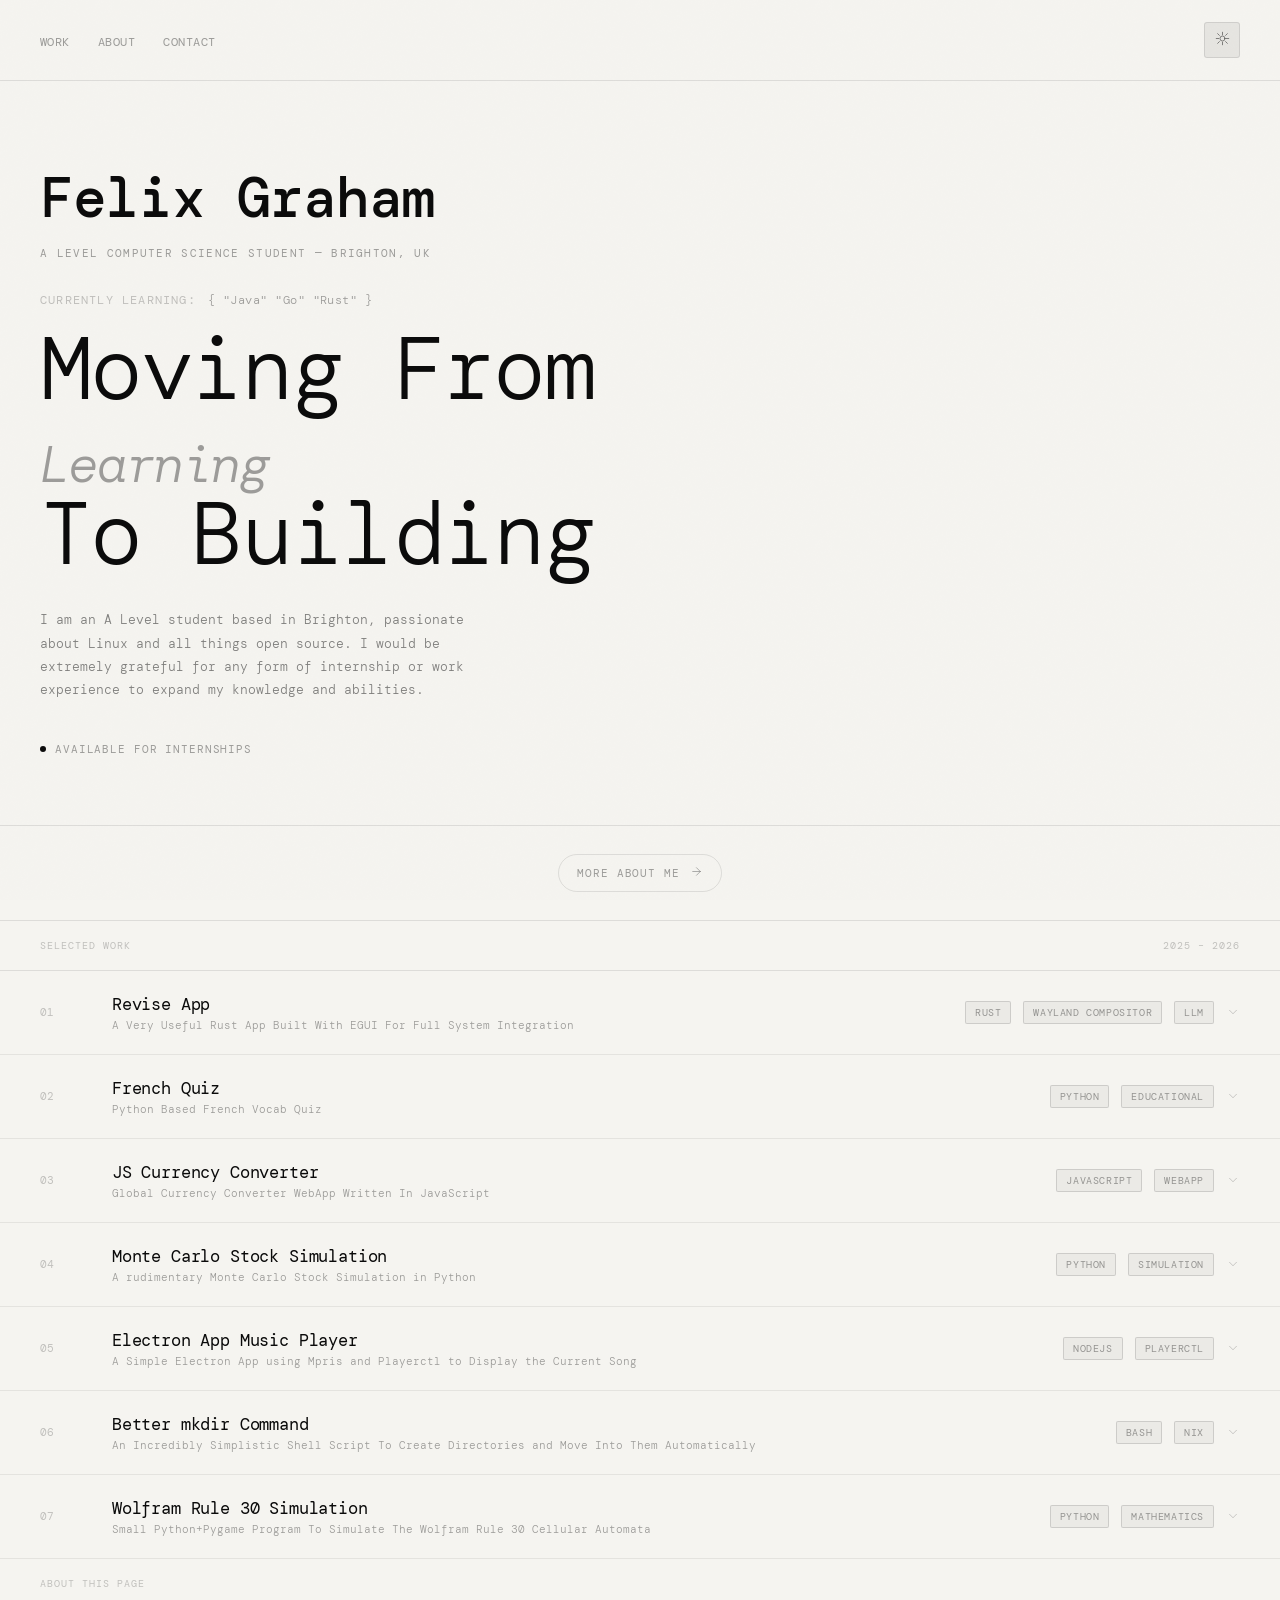
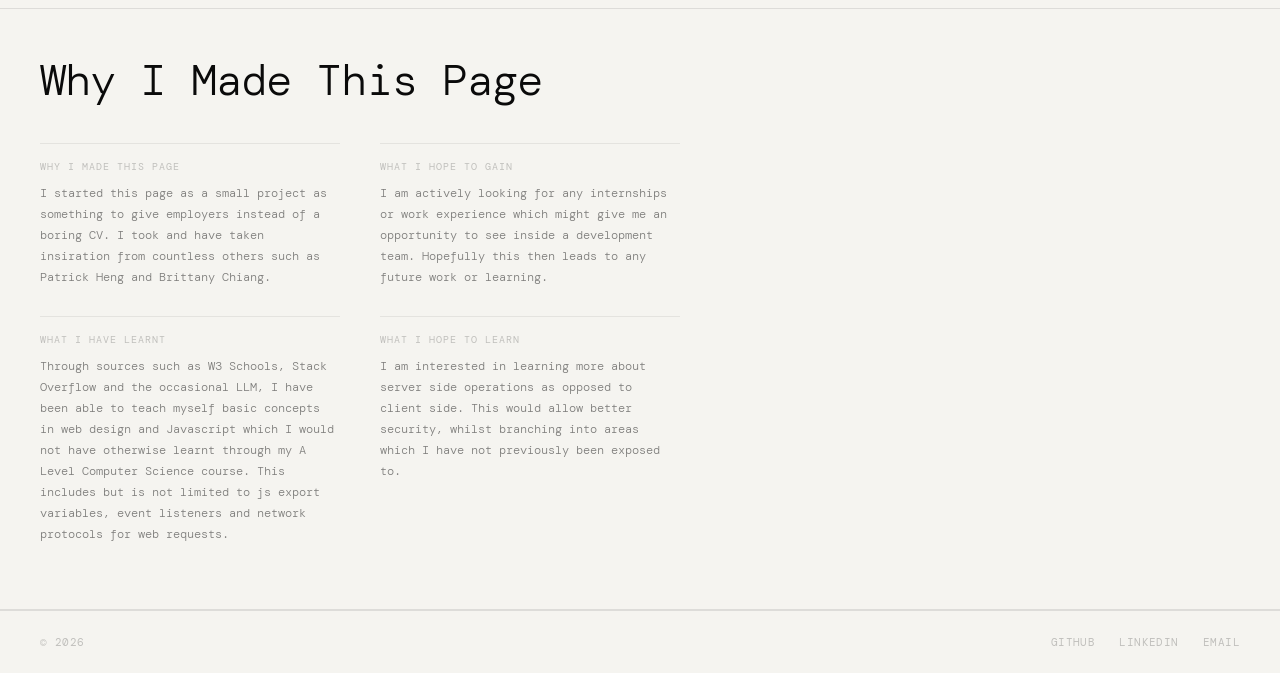
<file: index.html>
<!DOCTYPE html>
<html lang="en" data-theme="dark">
<head>
  <meta charset="UTF-8">
  <meta name="viewport" content="width=device-width, initial-scale=1.0">

  <!-- ── Update these for your site ── -->
  <title>Felix Graham — Creative Developer</title>
  <meta name="description" content="Anything I Can Get My Hands On">
  <meta name="author" content="Felix Graham">

  <!-- Open Graph -->
  <meta property="og:title"       content="Felix Graham — Creative Developer">
  <meta property="og:description" content="Apps, tools, and generative systems.">
  <meta property="og:type"        content="website">
  <meta property="og:image" content="https://felix-graham.github.io/Portfolio/assets/og.png">

  <!-- Favicon (replace with your own) -->
  <link rel="icon" href="https://felix-graham.github.io/Portfolio/assets/favicon.svg" type="image/svg+xml">

  <link rel="stylesheet" href="./style.css">
</head>
<body>

  <!-- Nav -->
  <header>
    <nav class="nav">
      <div class="nav__left">
        <ul class="nav__links">
          <li><a href="#work">Work</a></li>
          <li><a href="./about.html">About</a></li>
          <li><a href="mailto:felix_graham24@outlook.com">Contact</a></li>
        </ul>
      </div>
      <div class="nav__right">
        <button class="theme-btn" id="themeBtn" aria-label="Toggle light/dark mode">
          <span class="icon-sun" aria-hidden="true">
            <svg viewBox="0 0 24 24"><circle cx="12" cy="12" r="4"/><line x1="12" y1="2"  x2="12" y2="6"/><line x1="12" y1="18" x2="12" y2="22"/><line x1="4.22" y1="4.22"  x2="7.05" y2="7.05"/><line x1="16.95" y1="16.95" x2="19.78" y2="19.78"/><line x1="2" y1="12"  x2="6" y2="12"/><line x1="18" y1="12" x2="22" y2="12"/><line x1="4.22" y1="19.78" x2="7.05" y2="16.95"/><line x1="16.95" y1="7.05"  x2="19.78" y2="4.22"/></svg>
          </span>
          <span class="icon-moon" aria-hidden="true">
            <svg viewBox="0 0 24 24"><path d="M21 12.79A9 9 0 1 1 11.21 3 7 7 0 0 0 21 12.79z"/></svg>
          </span>
        </button>
      </div>
    </nav>
  </header>

  <main>
    <!-- Hero -->
    <section class="hero">
      <div class="hero__glyphs" aria-hidden="true"></div>
      <p class="hero__name">Felix Graham</p>
      <p class="hero__eyebrow">A Level Computer Science Student — Brighton, UK</p>
      <div class="hero__learning">
        <span class="hero__learning-label">Currently learning: </span>
        <span class="hero__learning-items">{ "Java"  "Go"  "Rust"  }</span>
      </div>
      <h1 class="hero__headline">
        <span>Moving From</span><br>
        <span><em>Learning</em></span><br>
        <span>To Building</span><br>
      </h1>
      <p class="hero__bio">I am an A Level student based in Brighton, passionate about Linux and all things open source. I would be extremely grateful for any form of internship or work experience to expand my knowledge and abilities.</p>
      <div class="hero__status">
        <span class="status-dot"></span>
        Available for internships
      </div>
    </section>

    <!-- Bridge — connects the hero's availability status through to the projects list, links out to the About page -->
    <div class="bridge">
      <a href="./about.html" class="bridge__link">
        <span class="bridge__label">More about me</span>
        <span class="bridge__arrow" aria-hidden="true">
          <svg viewBox="0 0 24 24"><line x1="5" y1="12" x2="19" y2="12"/><polyline points="12 5 19 12 12 19"/></svg>
        </span>
      </a>
    </div>

    <!-- Projects (list rendered by main.js, header labels are static) -->
    <section id="work">
      <div class="projects__header">
        <span class="label">Selected work</span>
        <span class="label projects__year-range"></span>
      </div>
      <div class="projects__list"></div>
    </section>

    <!-- About this page — static content, same pattern as hero/footer -->
    <section id="about-page" class="about-page" aria-labelledby="about-page-heading">
      <div class="about-page__header">
        <span class="label">About this page</span>
      </div>
      <div class="about-page__body">
        <h2 id="about-page-heading" class="about-page__heading">Why I Made This Page</h2>
        <p class="about-page__text"></p>
        <ul class="about-page__points">
          <li class="about-page__point">
            <span class="about-page__point-label">Why I Made This Page</span>
            <p class="about-page__point-text">I started this page as a small project as something to give employers instead of a boring CV. I took and have taken insiration from countless others such as Patrick Heng and Brittany Chiang.</p>
          </li>
          <li class="about-page__point">
            <span class="about-page__point-label">What I Hope to Gain</span>
            <p class="about-page__point-text">I am actively looking for any internships or work experience which might give me an opportunity to see inside a development team. Hopefully this then leads to any future work or learning.</p>
          </li>
          <li class="about-page__point">
            <span class="about-page__point-label">What I Have Learnt</span>
            <p class="about-page__point-text">Through sources such as W3 Schools, Stack Overflow and the occasional LLM, I have been able to teach myself basic concepts in web design and Javascript which I would not have otherwise learnt through my A Level Computer Science course. This includes but is not limited to js export variables, event listeners and network protocols for web requests.</p>
          </li>
          <li class="about-page__point">
            <span class="about-page__point-label">What I Hope to Learn</span>
            <p class="about-page__point-text">I am interested in learning more about server side operations as opposed to client side. This would allow better security, whilst branching into areas which I have not previously been exposed to.</p>
          </li>
        </ul>
      </div>
    </section>
  </main>

  <!-- Footer -->
  <footer class="footer">
    <span class="footer__copy">© 2026</span>
    <div class="footer__links">
      <a href="https://github.com/Felix-Graham" target="_blank" rel="noopener">GitHub</a>
      <a href="https://www.linkedin.com/in/felix-graham-b3b4b3398" target="_blank" rel="noopener">LinkedIn</a>
      <a href="mailto:felix_graham24@outlook.com">Email</a>
    </div>
  </footer>

  <!-- Entry point — type="module" enables ES module imports -->
  <script type="module" src="./main.js"></script>

</body>
</html>
</file>
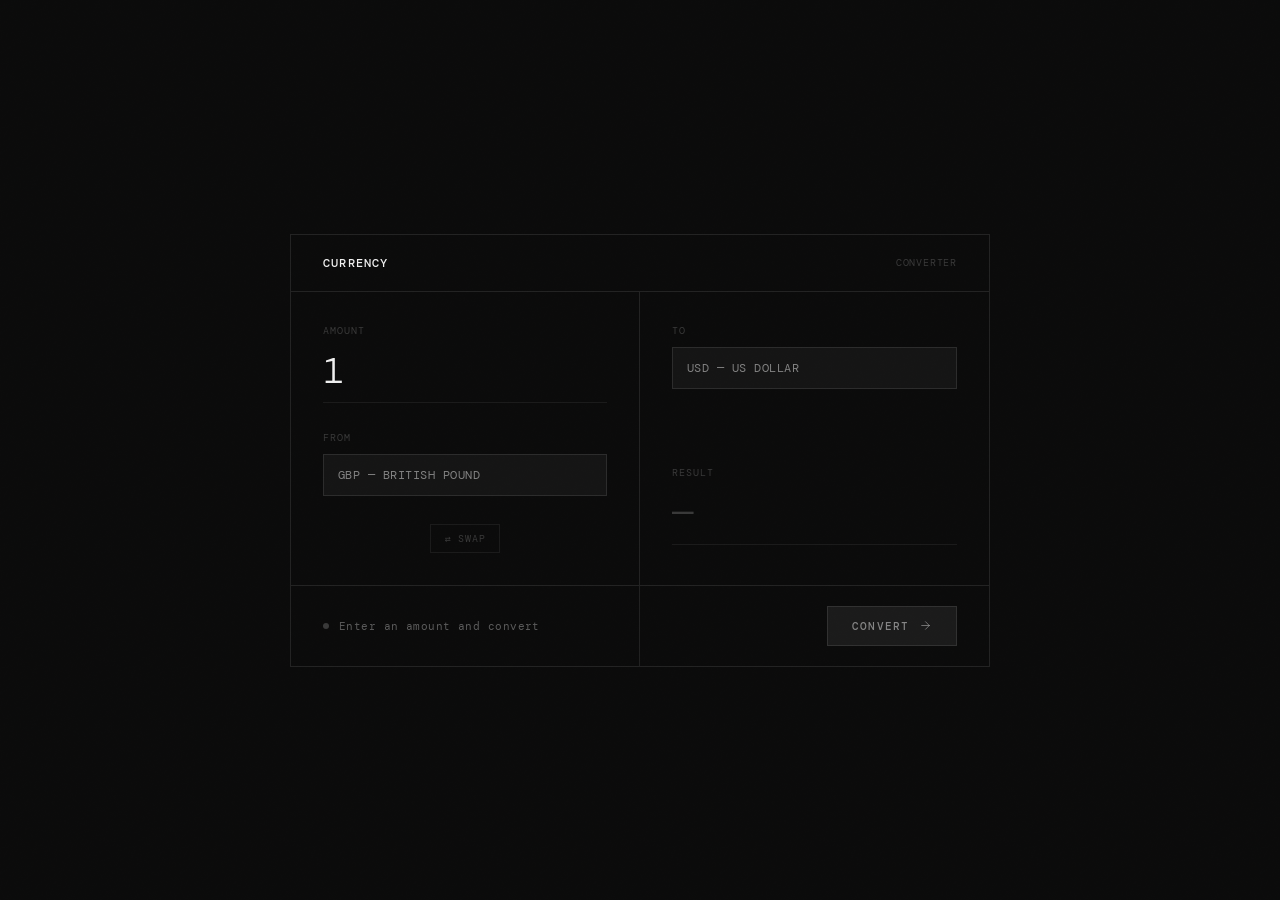
<file: projects/jsCurrencyConverter/index.html>
<!DOCTYPE html>
<html lang="en">
<head>
  <meta charset="UTF-8" />
  <meta name="viewport" content="width=device-width, initial-scale=1.0" />
  <title>Currency — Converter</title>
  <link rel="stylesheet" href="style.css" />
</head>
<body>

  <div class="page" id="app">

    <div class="nav">
      <span class="nav__logo">Currency</span>
      <span class="nav__tag">Converter</span>
    </div>

    <div class="panel-left">
      <div>
        <div class="field-label">Amount</div>
        <input class="amount-input" type="number" id="amount" placeholder="0.00" value="1" min="0" step="any" />
      </div>

      <div>
        <div class="field-label">From</div>
        <div class="currency-box">
          <select class="currency-select" id="from"></select>
        </div>
      </div>

      <div class="swap-area">
        <button class="swap-btn" id="swapBtn">&#8644; swap</button>
      </div>
    </div>

    <div class="panel-right">
      <div>
        <div class="field-label">To</div>
        <div class="currency-box">
          <select class="currency-select" id="to"></select>
        </div>
      </div>

      <div class="result-display">
        <div class="field-label">Result</div>
        <div class="result-value empty" id="result">—</div>
        <div class="result-meta" id="result-meta"></div>
      </div>
    </div>

    <div class="panel-bottom">
      <div class="panel-bottom__rate">
        <div class="rate-dot" id="rateDot" style="opacity:0.2"></div>
        <span class="rate-info" id="rateInfo">Enter an amount and convert</span>
      </div>
      <div class="panel-bottom__action">
        <button class="convert-btn" id="convertBtn">
          <span>Convert</span>
          <svg width="13" height="13" viewBox="0 0 24 24" fill="none" stroke="currentColor" stroke-width="1.5" stroke-linecap="round" stroke-linejoin="round" aria-hidden="true">
            <path d="M5 12h14M12 5l7 7-7 7"/>
          </svg>
        </button>
      </div>
    </div>

    <div class="error-strip" id="errorStrip"></div>

  </div>

  <script src="main.js"></script>
</body>
</html>
</file>
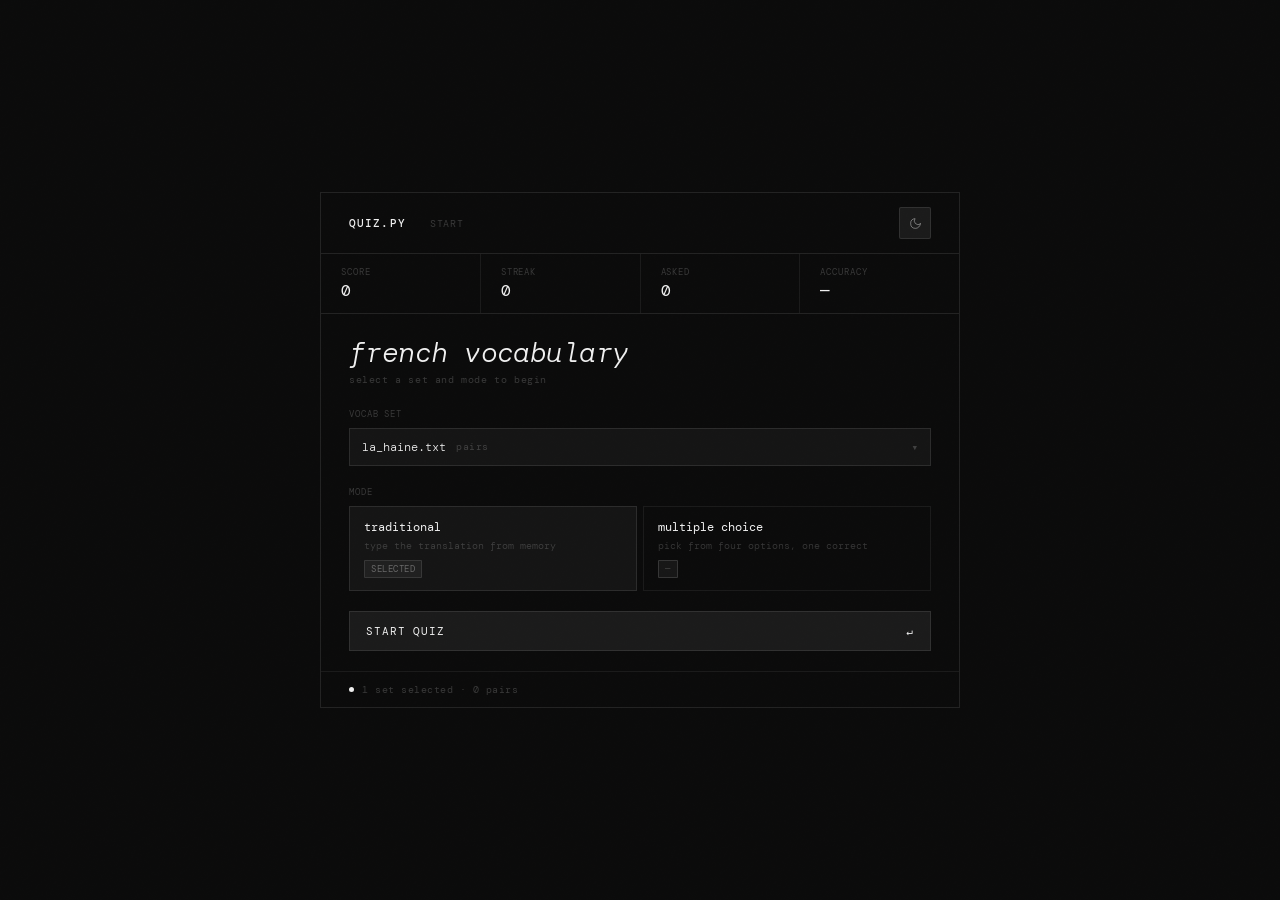
<file: projects/PWAFrenchQuiz/index.html>
<!DOCTYPE html>
<html lang="en" data-theme="dark">
<head>
<meta charset="UTF-8">
<meta name="viewport" content="width=device-width, initial-scale=1.0">
<meta name="theme-color" content="#0a0a0a" id="themeColor">
<title>French Vocab Quiz</title>
<link rel="manifest" href="manifest.json">
<link href="https://fonts.googleapis.com/css2?family=DM+Mono:ital,wght@0,300;0,400;0,500;1,300&display=swap" rel="stylesheet">
<style>
*,*::before,*::after{box-sizing:border-box;margin:0;padding:0}
:root{
  --bg:#0a0a0a;--bg-2:#111111;--fg:#f0f0f0;
  --fg-60:rgba(240,240,240,0.6);--fg-50:rgba(240,240,240,0.5);
  --fg-35:rgba(240,240,240,0.35);--fg-20:rgba(240,240,240,0.2);
  --fg-10:rgba(240,240,240,0.1);--fg-07:rgba(240,240,240,0.07);
  --fg-04:rgba(240,240,240,0.04);
  --border:rgba(240,240,240,0.1);--border-soft:rgba(240,240,240,0.07);
  --tag-bg:rgba(240,240,240,0.05);--tag-border:rgba(240,240,240,0.14);
  --toggle-bg:rgba(240,240,240,0.07);--toggle-hover:rgba(240,240,240,0.12);
  --ease-out:cubic-bezier(0.25,0.46,0.45,0.94);--duration:0.38s;
}
[data-theme="light"]{
  --bg:#f5f4f0;--bg-2:#eceae4;--fg:#0a0a0a;
  --fg-60:rgba(10,10,10,0.6);--fg-50:rgba(10,10,10,0.5);
  --fg-35:rgba(10,10,10,0.38);--fg-20:rgba(10,10,10,0.22);
  --fg-10:rgba(10,10,10,0.1);--fg-07:rgba(10,10,10,0.07);
  --fg-04:rgba(10,10,10,0.04);
  --border:rgba(10,10,10,0.1);--border-soft:rgba(10,10,10,0.07);
  --tag-bg:rgba(10,10,10,0.04);--tag-border:rgba(10,10,10,0.13);
  --toggle-bg:rgba(10,10,10,0.06);--toggle-hover:rgba(10,10,10,0.1);
}
html,body{
  height:100%;-webkit-font-smoothing:antialiased;text-rendering:optimizeLegibility;
}
body{
  font-family:'DM Mono',monospace;background:var(--bg);color:var(--fg);
  min-height:100vh;display:flex;align-items:center;justify-content:center;
  padding:1.5rem;
  transition:background var(--duration) var(--ease-out),color var(--duration) var(--ease-out);
  position:relative;
}
body::before{
  content:'';position:fixed;inset:0;
  background-image:url("data:image/svg+xml,%3Csvg viewBox='0 0 200 200' xmlns='http://www.w3.org/2000/svg'%3E%3Cfilter id='n'%3E%3CfeTurbulence type='fractalNoise' baseFrequency='0.9' numOctaves='4' stitchTiles='stitch'/%3E%3C/filter%3E%3Crect width='100%25' height='100%25' filter='url(%23n)' opacity='0.04'/%3E%3C/svg%3E");
  background-size:180px;pointer-events:none;z-index:999;opacity:0.55;
}
.shell{
  width:100%;max-width:640px;
  border:0.5px solid var(--border);
  background:var(--bg);
  transition:background var(--duration) var(--ease-out),border-color var(--duration) var(--ease-out);
}

/* ── Titlebar ── */
.titlebar{
  display:flex;align-items:center;justify-content:space-between;
  padding:14px 28px;border-bottom:0.5px solid var(--border);
  transition:border-color var(--duration) var(--ease-out);
}
.titlebar__left{display:flex;align-items:center;gap:24px}
.shell-label{font-size:11px;font-weight:500;letter-spacing:0.1em;text-transform:uppercase;color:var(--fg)}
.shell-mode{font-size:10px;letter-spacing:0.08em;text-transform:uppercase;color:var(--fg-20);transition:color 0.2s}
.theme-btn{
  display:flex;align-items:center;justify-content:center;
  width:32px;height:32px;border:0.5px solid var(--border);
  background:var(--toggle-bg);border-radius:2px;cursor:pointer;
  transition:background 0.18s;color:var(--fg-50);
}
.theme-btn:hover{background:var(--toggle-hover)}
.theme-btn svg{width:13px;height:13px;stroke:currentColor;fill:none;stroke-width:1.5;stroke-linecap:round;stroke-linejoin:round}
.icon-sun{display:none}.icon-moon{display:block}
[data-theme="light"] .icon-sun{display:block}
[data-theme="light"] .icon-moon{display:none}

/* ── Stats bar ── */
.stats-bar{display:flex;border-bottom:0.5px solid var(--border);transition:border-color var(--duration) var(--ease-out)}
.stat{flex:1;padding:12px 20px;border-right:0.5px solid var(--border-soft);transition:border-color var(--duration) var(--ease-out)}
.stat:last-child{border-right:none}
.stat__label{font-size:9px;letter-spacing:0.1em;text-transform:uppercase;color:var(--fg-20);margin-bottom:2px}
.stat__val{font-size:16px;font-weight:400;color:var(--fg);transition:color var(--duration) var(--ease-out)}

/* ── Output (quiz mode) ── */
.output{
  min-height:220px;max-height:320px;overflow-y:auto;
  padding:28px 28px 20px;display:flex;flex-direction:column;gap:3px;
  border-bottom:0.5px solid var(--border-soft);
}
.output::-webkit-scrollbar{width:3px}
.output::-webkit-scrollbar-thumb{background:var(--fg-10)}
.line{font-size:12px;font-weight:300;line-height:1.8;color:var(--fg);word-break:break-word}
.line.muted{color:var(--fg-20);font-size:11px}
.line.user{font-size:12px;color:var(--fg-35)}
.line.right{font-size:11px;letter-spacing:0.06em;text-transform:uppercase;color:var(--fg-50)}
.line.wrong{font-size:11px;letter-spacing:0.06em;text-transform:uppercase;color:var(--fg-35)}
.line.question{font-size:clamp(18px,3vw,26px);font-weight:300;letter-spacing:-0.02em;color:var(--fg-35);font-style:italic;margin:12px 0 4px;line-height:1.1}
.q-meta{display:flex;align-items:center;gap:10px;margin-top:16px}
.q-num{font-size:9px;letter-spacing:0.1em;text-transform:uppercase;color:var(--fg-20)}
.tag{
  font-size:9px;letter-spacing:0.06em;text-transform:uppercase;
  padding:3px 7px;border:0.5px solid var(--tag-border);
  background:var(--tag-bg);color:var(--fg-35);border-radius:1px;
}

/* ── Input row (traditional) ── */
.input-row{
  display:flex;align-items:center;gap:14px;
  padding:16px 28px;border-bottom:0.5px solid var(--border-soft);
}
.prompt-sym{font-size:13px;color:var(--fg-20);flex-shrink:0;transition:color 0.18s}
.input-row:focus-within .prompt-sym{color:var(--fg-50)}
.answer-input{
  flex:1;background:none;border:none;outline:none;
  font-family:'DM Mono',monospace;font-size:13px;font-weight:300;
  color:var(--fg);caret-color:var(--fg);letter-spacing:0.02em;
}
.answer-input::placeholder{color:var(--fg-20)}
.answer-input:disabled{opacity:0.3}

/* ── Multiple choice grid ── */
.choices-grid{
  display:grid;grid-template-columns:1fr 1fr;gap:1px;
  background:var(--border-soft);
  border-top:0.5px solid var(--border-soft);
}
.choice-btn{
  padding:14px 18px;background:var(--bg);
  border:none;font-family:'DM Mono',monospace;font-size:11px;font-weight:300;
  letter-spacing:0.02em;color:var(--fg-35);cursor:pointer;text-align:left;
  transition:background 0.15s,color 0.15s;position:relative;line-height:1.5;
  -webkit-user-select:none;user-select:none;
  -webkit-touch-callout:none;
  touch-action:manipulation;
}
.choice-btn:hover:not(:disabled){background:var(--fg-04);color:var(--fg-60)}
.choice-btn:disabled{cursor:default}
.choice-btn .choice-key{
  font-size:9px;letter-spacing:0.08em;text-transform:uppercase;
  color:var(--fg-20);display:block;margin-bottom:3px;
}
.choice-btn.correct{color:var(--fg-50) !important;background:var(--fg-04) !important}
.choice-btn.correct .choice-key{color:var(--fg-35)}
.choice-btn.wrong{color:var(--fg-20) !important}
.choice-btn.reveal-correct{color:var(--fg-35) !important;background:var(--fg-07) !important}

/* ── Footer ── */
.footer-bar{
  display:flex;justify-content:space-between;align-items:center;
  padding:11px 28px;
}
.footer-hint{font-size:10px;color:var(--fg-20);letter-spacing:0.05em;display:flex;align-items:center;gap:8px}
.status-dot{
  width:5px;height:5px;border-radius:50%;background:var(--fg);flex-shrink:0;
  animation:pulse 2.6s ease-in-out infinite;
}
@keyframes pulse{0%,100%{opacity:1}50%{opacity:0.12}}
.skip-btn{
  font-family:'DM Mono',monospace;font-size:10px;letter-spacing:0.06em;
  text-transform:uppercase;color:var(--fg-20);background:none;border:none;
  cursor:pointer;transition:color 0.18s;
}
.skip-btn:hover{color:var(--fg-50)}

/* ═══════════════════════════════
   START SCREEN
   ═══════════════════════════════ */
.start-body{
  padding:24px 28px 20px;
  border-bottom:0.5px solid var(--border-soft);
  min-height:220px;
}
.menu-title{
  font-size:clamp(20px,3.5vw,28px);font-weight:300;letter-spacing:-0.02em;
  color:var(--fg);margin-bottom:4px;line-height:1.1;font-style:italic;
}
.menu-subtitle{
  font-size:10px;letter-spacing:0.06em;color:var(--fg-20);
  margin-bottom:22px;
}
.section-label{
  font-size:9px;letter-spacing:0.1em;text-transform:uppercase;
  color:var(--fg-20);margin-bottom:8px;
}

/* ── Custom dropdown ── */
.vocab-dropdown{position:relative;margin-bottom:20px}
.dropdown-trigger{
  display:flex;align-items:center;justify-content:space-between;
  padding:10px 12px;border:0.5px solid var(--border);background:var(--fg-04);
  cursor:pointer;user-select:none;transition:background 0.15s,border-color 0.15s;
  width:100%;
}
.dropdown-trigger:hover{background:var(--toggle-hover)}
.dropdown-trigger.open{border-color:var(--fg-35)}
.dropdown-trigger__left{display:flex;align-items:center;gap:10px}
.dropdown-label{font-size:12px;font-weight:300;color:var(--fg)}
.dropdown-meta{font-size:10px;color:var(--fg-20);letter-spacing:0.06em}
.dropdown-caret{font-size:11px;color:var(--fg-20);transition:transform 0.2s;flex-shrink:0}
.dropdown-trigger.open .dropdown-caret{transform:rotate(180deg)}
.dropdown-panel{
  position:absolute;top:calc(100% + 2px);left:0;right:0;
  background:var(--bg);border:0.5px solid var(--border);
  z-index:10;display:none;flex-direction:column;
}
.dropdown-panel.open{display:flex}
.dropdown-item{
  display:flex;align-items:center;justify-content:space-between;
  padding:9px 12px;cursor:pointer;user-select:none;
  transition:background 0.12s;border-bottom:0.5px solid var(--border-soft);
}
.dropdown-item:last-child{border-bottom:none}
.dropdown-item:hover{background:var(--fg-04)}
.dropdown-item.selected{background:var(--fg-07)}
.dropdown-item__left{display:flex;align-items:center;gap:10px}
.item-check{
  width:14px;height:14px;border:0.5px solid var(--fg-20);border-radius:1px;
  display:flex;align-items:center;justify-content:center;flex-shrink:0;
  transition:border-color 0.15s,background 0.15s;
}
.dropdown-item.selected .item-check{border-color:var(--fg-50);background:var(--fg-10)}
.dropdown-item.selected .item-check::after{
  content:'';display:block;width:6px;height:6px;background:var(--fg);border-radius:0;
}
.item-name{font-size:12px;font-weight:300;color:var(--fg)}
.item-count{font-size:10px;color:var(--fg-20);letter-spacing:0.06em}
.dropdown-divider{height:0.5px;background:var(--border);margin:0}

.mode-grid{display:grid;grid-template-columns:1fr 1fr;gap:6px;margin-bottom:20px}
.mode-card{
  padding:12px 14px;border:0.5px solid var(--border-soft);cursor:pointer;
  transition:background 0.15s,border-color 0.15s;user-select:none;
}
.mode-card:hover{background:var(--fg-04)}
.mode-card.selected{border-color:var(--border);background:var(--fg-04)}
.mode-name{font-size:12px;font-weight:400;color:var(--fg);margin-bottom:3px}
.mode-desc{font-size:10px;color:var(--fg-20);font-weight:300;line-height:1.5}
.mode-badge{
  display:inline-block;margin-top:7px;font-size:9px;letter-spacing:0.06em;
  text-transform:uppercase;padding:2px 6px;border:0.5px solid var(--tag-border);
  background:var(--tag-bg);color:var(--fg-20);border-radius:1px;
}
.mode-card.selected .mode-badge{border-color:var(--border);color:var(--fg-35)}

.start-btn{
  display:flex;align-items:center;justify-content:space-between;
  width:100%;padding:12px 16px;
  border:0.5px solid var(--border);background:var(--fg-07);
  color:var(--fg);font-family:'DM Mono',monospace;font-size:11px;
  letter-spacing:0.08em;text-transform:uppercase;cursor:pointer;
  transition:background 0.15s;
}
.start-btn:hover{background:var(--toggle-hover)}
.start-btn:disabled{opacity:0.3;cursor:default}

/* ── Responsive ── */
@media(max-width:480px){
  body{padding:0;align-items:flex-start}
  .shell{border-left:none;border-right:none;border-top:none;min-height:100vh}
  .stat__val{font-size:14px}
  .start-body{padding:20px 20px 16px}
  .titlebar{padding:14px 20px}
  .footer-bar{padding:11px 20px}
  .output{padding:20px 20px 16px}
  .input-row{padding:16px 20px}
  .choice-btn{padding:12px 14px}
}
</style>
</head>
<body>
<div class="shell">

  <!-- Titlebar -->
  <div class="titlebar">
    <div class="titlebar__left">
      <span class="shell-label">quiz.py</span>
      <span class="shell-mode" id="shellMode">start</span>
    </div>
    <button class="theme-btn" onclick="toggleTheme()" aria-label="toggle theme">
      <svg class="icon-moon" viewBox="0 0 24 24"><path d="M21 12.79A9 9 0 1 1 11.21 3a7 7 0 0 0 9.79 9.79z"/></svg>
      <svg class="icon-sun" viewBox="0 0 24 24"><circle cx="12" cy="12" r="5"/><line x1="12" y1="1" x2="12" y2="3"/><line x1="12" y1="21" x2="12" y2="23"/><line x1="4.22" y1="4.22" x2="5.64" y2="5.64"/><line x1="18.36" y1="18.36" x2="19.78" y2="19.78"/><line x1="1" y1="12" x2="3" y2="12"/><line x1="21" y1="12" x2="23" y2="12"/><line x1="4.22" y1="19.78" x2="5.64" y2="18.36"/><line x1="18.36" y1="5.64" x2="19.78" y2="4.22"/></svg>
    </button>
  </div>

  <!-- Stats bar -->
  <div class="stats-bar">
    <div class="stat"><div class="stat__label">score</div><div class="stat__val" id="scoreEl">0</div></div>
    <div class="stat"><div class="stat__label">streak</div><div class="stat__val" id="streakEl">0</div></div>
    <div class="stat"><div class="stat__label">asked</div><div class="stat__val" id="askedEl">0</div></div>
    <div class="stat"><div class="stat__label">accuracy</div><div class="stat__val" id="accEl">—</div></div>
  </div>

  <!-- Dynamic body — swapped between start screen and quiz -->
  <div id="dynamicBody"></div>

  <!-- Footer -->
  <div class="footer-bar">
    <span class="footer-hint"><span class="status-dot"></span><span id="statusLabel">loading...</span></span>
    <button class="skip-btn" id="skipBtn" style="display:none" onclick="skipQuestion()">skip →</button>
  </div>

</div>

<script src="quiz.js"></script>
<script>
// ══════════════════════════════════════════════════════
// App state
// ══════════════════════════════════════════════════════
let appState   = 'start'   // 'start' | 'quiz'
let quizMode   = 'traditional'  // 'traditional' | 'choice'
let score = 0, streak = 0, asked = 0, waiting = false
let currentFr = '', currentEn = '', currentChoices = []

// ── DOM refs ──
const dynamicBody = document.getElementById('dynamicBody')
const statusLabel = document.getElementById('statusLabel')
const shellMode   = document.getElementById('shellMode')
const skipBtn     = document.getElementById('skipBtn')

// ══════════════════════════════════════════════════════
// Stats
// ══════════════════════════════════════════════════════
function updateStats() {
  document.getElementById('scoreEl').textContent  = score
  document.getElementById('streakEl').textContent = streak
  document.getElementById('askedEl').textContent  = asked
  document.getElementById('accEl').textContent    = asked ? Math.round(score / asked * 100) + '%' : '—'
}

// ══════════════════════════════════════════════════════
// START SCREEN
// ══════════════════════════════════════════════════════
let manifest = []           // [{file, label, count}]
let selectedFiles = new Set()
let selectedMode  = 'traditional'

async function showStartScreen() {
  appState = 'start'
  shellMode.textContent = 'start'
  skipBtn.style.display = 'none'
  statusLabel.textContent = 'choose your options'

  manifest = await QuizEngine.loadManifest('vocab/')
  if (selectedFiles.size === 0 && manifest.length > 0) {
    selectedFiles.add(manifest[0].file)
  }

  renderStartScreen()
}

let dropdownOpen = false

function renderStartScreen() {
  dynamicBody.innerHTML = ''
  dropdownOpen = false
  const body = document.createElement('div')
  body.className = 'start-body'

  // ── Title ──
  const title = document.createElement('div')
  title.className = 'menu-title'
  title.textContent = 'french vocabulary'
  body.appendChild(title)

  const subtitle = document.createElement('div')
  subtitle.className = 'menu-subtitle'
  subtitle.textContent = 'select a set and mode to begin'
  body.appendChild(subtitle)

  // ── Vocab set dropdown ──
  const setLabel = document.createElement('div')
  setLabel.className = 'section-label'
  setLabel.textContent = 'vocab set'
  body.appendChild(setLabel)

  body.appendChild(buildDropdown())

  // ── Mode section ──
  const modeLabel = document.createElement('div')
  modeLabel.className = 'section-label'
  modeLabel.textContent = 'mode'
  body.appendChild(modeLabel)

  const modeGrid = document.createElement('div')
  modeGrid.className = 'mode-grid'

  const modes = [
    { id: 'traditional', name: 'traditional', desc: 'type the translation from memory' },
    { id: 'choice',      name: 'multiple choice', desc: 'pick from four options, one correct' }
  ]

  modes.forEach(m => {
    const card = document.createElement('div')
    card.className = 'mode-card' + (selectedMode === m.id ? ' selected' : '')
    card.innerHTML = `
      <div class="mode-name">${m.name}</div>
      <div class="mode-desc">${m.desc}</div>
      <span class="mode-badge">${selectedMode === m.id ? 'selected' : '—'}</span>
    `
    card.addEventListener('click', () => {
      selectedMode = m.id
      renderStartScreen()
    })
    modeGrid.appendChild(card)
  })

  body.appendChild(modeGrid)

  // ── Start button ──
  const btn = document.createElement('button')
  btn.className = 'start-btn'
  btn.disabled = selectedFiles.size === 0
  btn.innerHTML = `<span>start quiz</span><span>↵</span>`
  btn.addEventListener('click', launchQuiz)
  body.appendChild(btn)

  dynamicBody.appendChild(body)

  // Close dropdown when clicking outside
  document.addEventListener('click', onOutsideClick)

  // Keyboard: Enter to start
  document.onkeydown = e => {
    if (appState === 'start' && e.key === 'Enter' && !btn.disabled) launchQuiz()
    if (appState === 'start' && e.key === 'Escape') closeDropdown()
  }

  updateFooter()
}

function buildDropdown() {
  const wrapper = document.createElement('div')
  wrapper.className = 'vocab-dropdown'
  wrapper.id = 'vocabDropdown'

  // Compute trigger label
  const selCount = selectedFiles.size
  const allSel = selectedFiles.has('__all__')
  let triggerLabel = 'select sets…'
  let triggerMeta = ''
  if (allSel) {
    const total = manifest.reduce((s, e) => s + (e.count || 0), 0)
    triggerLabel = 'all sets'
    triggerMeta = total + ' pairs'
  } else if (selCount === 1) {
    const file = [...selectedFiles][0]
    const entry = manifest.find(e => e.file === file)
    if (entry) { triggerLabel = entry.label; triggerMeta = (entry.count || '') + ' pairs' }
  } else if (selCount > 1) {
    const pairs = manifest.filter(e => selectedFiles.has(e.file)).reduce((s, e) => s + (e.count || 0), 0)
    triggerLabel = selCount + ' sets selected'
    triggerMeta = pairs + ' pairs'
  }

  const trigger = document.createElement('div')
  trigger.className = 'dropdown-trigger' + (dropdownOpen ? ' open' : '')
  trigger.id = 'dropdownTrigger'
  trigger.innerHTML = `
    <div class="dropdown-trigger__left">
      <span class="dropdown-label">${triggerLabel}</span>
      ${triggerMeta ? `<span class="dropdown-meta">${triggerMeta}</span>` : ''}
    </div>
    <span class="dropdown-caret">▾</span>
  `
  trigger.addEventListener('click', e => { e.stopPropagation(); toggleDropdown() })
  wrapper.appendChild(trigger)

  // Panel
  const panel = document.createElement('div')
  panel.className = 'dropdown-panel' + (dropdownOpen ? ' open' : '')
  panel.id = 'dropdownPanel'

  // Individual sets
  manifest.forEach(entry => {
    panel.appendChild(buildDropdownItem(entry.file, entry.label, entry.count, false))
  })

  // Divider + all sets
  if (manifest.length > 1) {
    const div = document.createElement('div')
    div.className = 'dropdown-divider'
    panel.appendChild(div)
    const total = manifest.reduce((s, e) => s + (e.count || 0), 0)
    panel.appendChild(buildDropdownItem('__all__', 'all sets', total, true))
  }

  wrapper.appendChild(panel)
  return wrapper
}

function buildDropdownItem(file, label, count, isAll) {
  const isSel = isAll ? selectedFiles.has('__all__') : selectedFiles.has(file)
  const item = document.createElement('div')
  item.className = 'dropdown-item' + (isSel ? ' selected' : '')
  item.innerHTML = `
    <div class="dropdown-item__left">
      <div class="item-check"></div>
      <span class="item-name">${label}</span>
    </div>
    <span class="item-count">${count ? count + ' pairs' : ''}</span>
  `
  item.addEventListener('click', e => {
    e.stopPropagation()
    if (isAll) {
      if (selectedFiles.has('__all__')) { selectedFiles.clear() }
      else { selectedFiles.clear(); selectedFiles.add('__all__') }
    } else {
      selectedFiles.delete('__all__')
      if (selectedFiles.has(file)) { selectedFiles.delete(file) }
      else { selectedFiles.add(file) }
    }
    refreshDropdown()
    updateFooter()
    // Enable/disable start button
    const btn = document.querySelector('.start-btn')
    if (btn) btn.disabled = selectedFiles.size === 0
  })
  return item
}

function toggleDropdown() {
  dropdownOpen = !dropdownOpen
  document.getElementById('dropdownTrigger')?.classList.toggle('open', dropdownOpen)
  document.getElementById('dropdownPanel')?.classList.toggle('open', dropdownOpen)
}

function closeDropdown() {
  dropdownOpen = false
  document.getElementById('dropdownTrigger')?.classList.remove('open')
  document.getElementById('dropdownPanel')?.classList.remove('open')
}

function refreshDropdown() {
  // Rebuild just the dropdown in place (keeps panel open)
  const wrapper = document.getElementById('vocabDropdown')
  if (!wrapper) return
  const parent = wrapper.parentNode
  const next = wrapper.nextSibling
  const fresh = buildDropdown()
  parent.insertBefore(fresh, next)
  wrapper.remove()
}

function onOutsideClick() {
  if (dropdownOpen) closeDropdown()
}

function updateFooter() {
  const pairs = selectedFiles.has('__all__')
    ? manifest.reduce((s, e) => s + (e.count || 0), 0)
    : manifest.filter(e => selectedFiles.has(e.file)).reduce((s, e) => s + (e.count || 0), 0)
  const count = selectedFiles.has('__all__') ? manifest.length : selectedFiles.size
  statusLabel.textContent = count
    ? `${count} set${count > 1 ? 's' : ''} selected · ${pairs} pairs`
    : 'select at least one set'
}

// ══════════════════════════════════════════════════════
// LAUNCH
// ══════════════════════════════════════════════════════
async function launchQuiz() {
  document.removeEventListener('click', onOutsideClick)
  statusLabel.textContent = 'loading vocab...'
  dynamicBody.innerHTML = '<div style="padding:40px 28px;font-size:11px;color:var(--fg-20)">loading…</div>'

  const files = selectedFiles.has('__all__')
    ? manifest.map(e => e.file)
    : manifest.filter(e => selectedFiles.has(e.file)).map(e => e.file)

  try {
    const count = await QuizEngine.loadFiles('vocab/', files)
    statusLabel.textContent = count + ' pairs loaded'
    quizMode = selectedMode
    score = 0; streak = 0; asked = 0
    updateStats()
    showQuizScreen()
    nextQuestion()
  } catch (err) {
    statusLabel.textContent = 'failed to load vocab'
    dynamicBody.innerHTML = `<div class="output"><div class="line muted">error: ${err.message}</div></div>`
  }
}

// ══════════════════════════════════════════════════════
// QUIZ SCREEN
// ══════════════════════════════════════════════════════
function showQuizScreen() {
  appState = 'quiz'
  shellMode.textContent = quizMode === 'choice' ? 'multiple choice' : 'traditional'

  dynamicBody.innerHTML = ''

  // Output area
  const output = document.createElement('div')
  output.className = 'output'
  output.id = 'output'
  dynamicBody.appendChild(output)

  if (quizMode === 'traditional') {
    // Input row
    const inputRow = document.createElement('div')
    inputRow.className = 'input-row'
    inputRow.innerHTML = `
      <span class="prompt-sym">›</span>
      <input class="answer-input" id="answerInput" placeholder="type your answer…"
             autocomplete="off" autocorrect="off" spellcheck="false" disabled/>
    `
    dynamicBody.appendChild(inputRow)
    skipBtn.style.display = 'block'

    setTimeout(() => {
      const inp = document.getElementById('answerInput')
      if (inp) inp.addEventListener('keydown', e => {
        if (e.key === 'Enter') submitAnswer()
        if (e.key === 'Tab') { e.preventDefault(); skipQuestion() }
      })
    }, 0)
  } else {
    // Choices grid placeholder (populated per question)
    const grid = document.createElement('div')
    grid.className = 'choices-grid'
    grid.id = 'choicesGrid'
    dynamicBody.appendChild(grid)
    skipBtn.style.display = 'none'
  }

  print('French Vocabulary Quiz', 'muted')
  if (quizMode === 'traditional') {
    print('↵ submit  ·  tab to skip', 'muted')
  } else {
    print('1–4 or click to answer', 'muted')
  }

  // Keyboard for multiple choice
  document.onkeydown = e => {
    if (appState !== 'quiz') return
    if (quizMode === 'choice') {
      const n = parseInt(e.key)
      if (n >= 1 && n <= 4) selectChoice(n - 1)
    }
  }
}

// ── Output helpers ──
function print(text, cls = 'line') {
  const output = document.getElementById('output')
  if (!output) return
  const el = document.createElement('div')
  el.className = 'line ' + cls
  el.textContent = text
  output.appendChild(el)
  output.scrollTop = output.scrollHeight
}

function printEl(el) {
  const output = document.getElementById('output')
  if (!output) return
  output.appendChild(el)
  output.scrollTop = output.scrollHeight
}

// ══════════════════════════════════════════════════════
// QUIZ LOGIC
// ══════════════════════════════════════════════════════
function nextQuestion() {
  waiting = false

  if (quizMode === 'traditional') {
    const input = document.getElementById('answerInput')
    if (input) { input.disabled = false; input.value = ''; input.focus() }

    const pair = QuizEngine.nextPair()
    if (!pair) { print('no vocab loaded', 'muted'); return }
    currentFr = pair.french
    currentEn = pair.english

  } else {
    const q = QuizEngine.nextChoices()
    if (!q) { print('no vocab loaded', 'muted'); return }
    currentFr = q.french
    currentEn = q.correct
    currentChoices = q.choices
    renderChoices(q.choices)
  }

  asked++
  updateStats()

  const meta = document.createElement('div')
  meta.className = 'q-meta'
  meta.innerHTML = `<span class="q-num">#${String(asked).padStart(3, '0')}</span><span class="tag">fr → en</span>`
  printEl(meta)

  const qEl = document.createElement('div')
  qEl.className = 'line question'
  qEl.textContent = currentFr
  printEl(qEl)
}

// ── Traditional: submit ──
function submitAnswer() {
  if (waiting) return
  const input = document.getElementById('answerInput')
  const ans = input.value.trim()
  if (!ans) return
  waiting = true
  input.disabled = true

  print('› ' + ans, 'user')
  const correct = QuizEngine.validate(ans, currentEn)
  if (correct) { score++; streak++; print('✓  correct  —  ' + currentEn, 'right') }
  else { streak = 0; print('✗  ' + currentEn, 'wrong') }
  updateStats()
  setTimeout(nextQuestion, 1000)
}

// ── Traditional: skip ──
function skipQuestion() {
  if (waiting || appState !== 'quiz') return
  waiting = true
  streak = 0
  const input = document.getElementById('answerInput')
  if (input) input.disabled = true
  print('› —  skipped  —  ' + currentEn, 'muted')
  updateStats()
  setTimeout(nextQuestion, 700)
}

// ── Multiple choice: render ──
function renderChoices(choices) {
  const grid = document.getElementById('choicesGrid')
  if (!grid) return
  grid.innerHTML = ''
  const keys = ['1', '2', '3', '4']
  choices.forEach((choice, i) => {
    const btn = document.createElement('button')
    btn.className = 'choice-btn'
    btn.dataset.index = i
    btn.innerHTML = `<span class="choice-key">${keys[i]}</span>${choice}`
    btn.addEventListener('click', () => selectChoice(i))
    grid.appendChild(btn)
  })
}

// ── Multiple choice: answer ──
function selectChoice(idx) {
  if (waiting) return
  const grid = document.getElementById('choicesGrid')
  if (!grid) return
  const btns = grid.querySelectorAll('.choice-btn')
  if (idx >= btns.length) return
  waiting = true

  const chosen = currentChoices[idx]
  const correct = chosen === currentEn

  // Disable all, mark result
  btns.forEach((btn, i) => {
    btn.disabled = true
    if (currentChoices[i] === currentEn) {
      btn.classList.add(correct && i === idx ? 'correct' : 'reveal-correct')
    } else if (i === idx) {
      btn.classList.add('wrong')
    }
  })

  if (correct) { score++; streak++; print('✓  correct  —  ' + currentEn, 'right') }
  else { streak = 0; print('✗  ' + currentEn, 'wrong') }
  updateStats()
  setTimeout(nextQuestion, 1200)
}

// ══════════════════════════════════════════════════════
// THEME
// ══════════════════════════════════════════════════════
function toggleTheme() {
  const html = document.documentElement
  const next = html.getAttribute('data-theme') === 'dark' ? 'light' : 'dark'
  html.setAttribute('data-theme', next)
  document.getElementById('themeColor').content = next === 'dark' ? '#0a0a0a' : '#f5f4f0'
  localStorage.setItem('theme', next)
}
const saved = localStorage.getItem('theme')
if (saved) document.documentElement.setAttribute('data-theme', saved)

// ══════════════════════════════════════════════════════
// INIT
// ══════════════════════════════════════════════════════
showStartScreen().catch(err => {
  statusLabel.textContent = 'failed to load manifest'
  dynamicBody.innerHTML = `<div style="padding:28px;font-size:11px;color:var(--fg-20)">error: ${err.message}</div>`
})

// ── Service worker ──
if ('serviceWorker' in navigator) {
  navigator.serviceWorker.register('/sw.js')
}
</script>
</body>
</html>
</file>
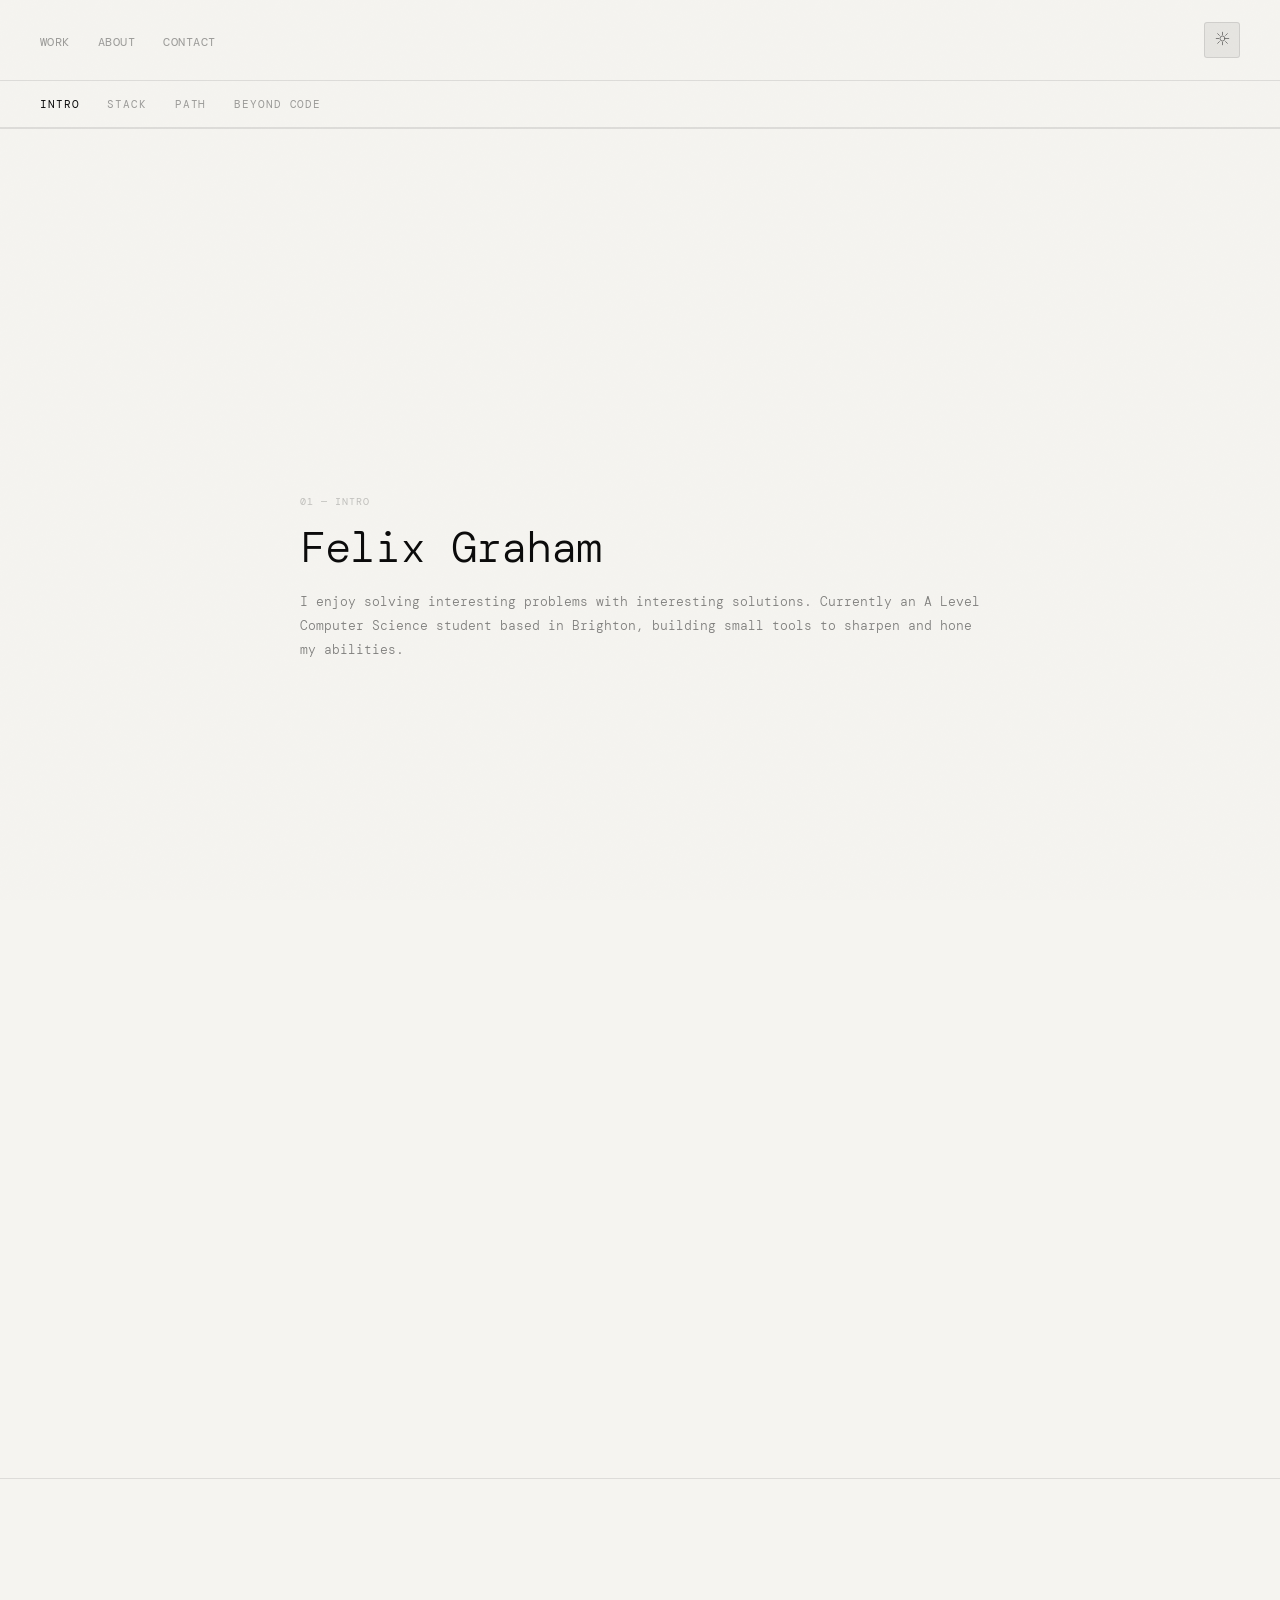
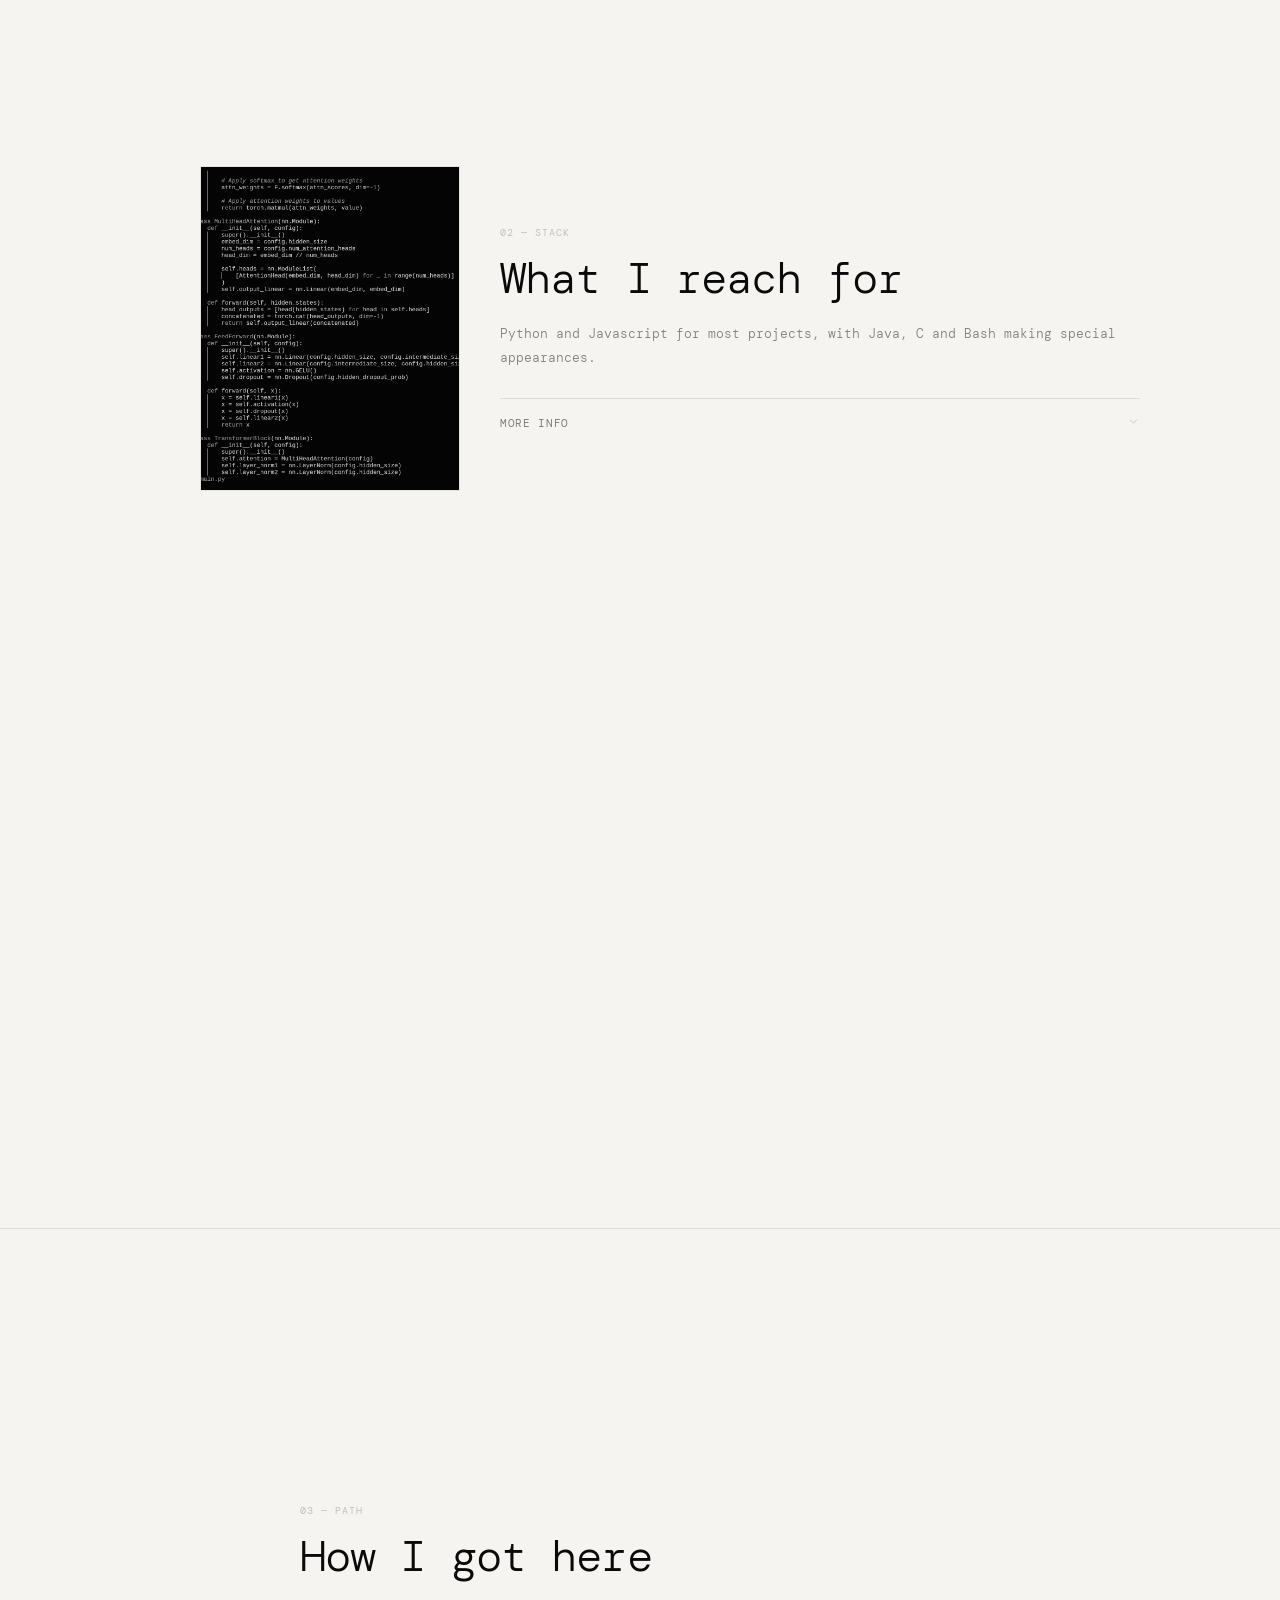
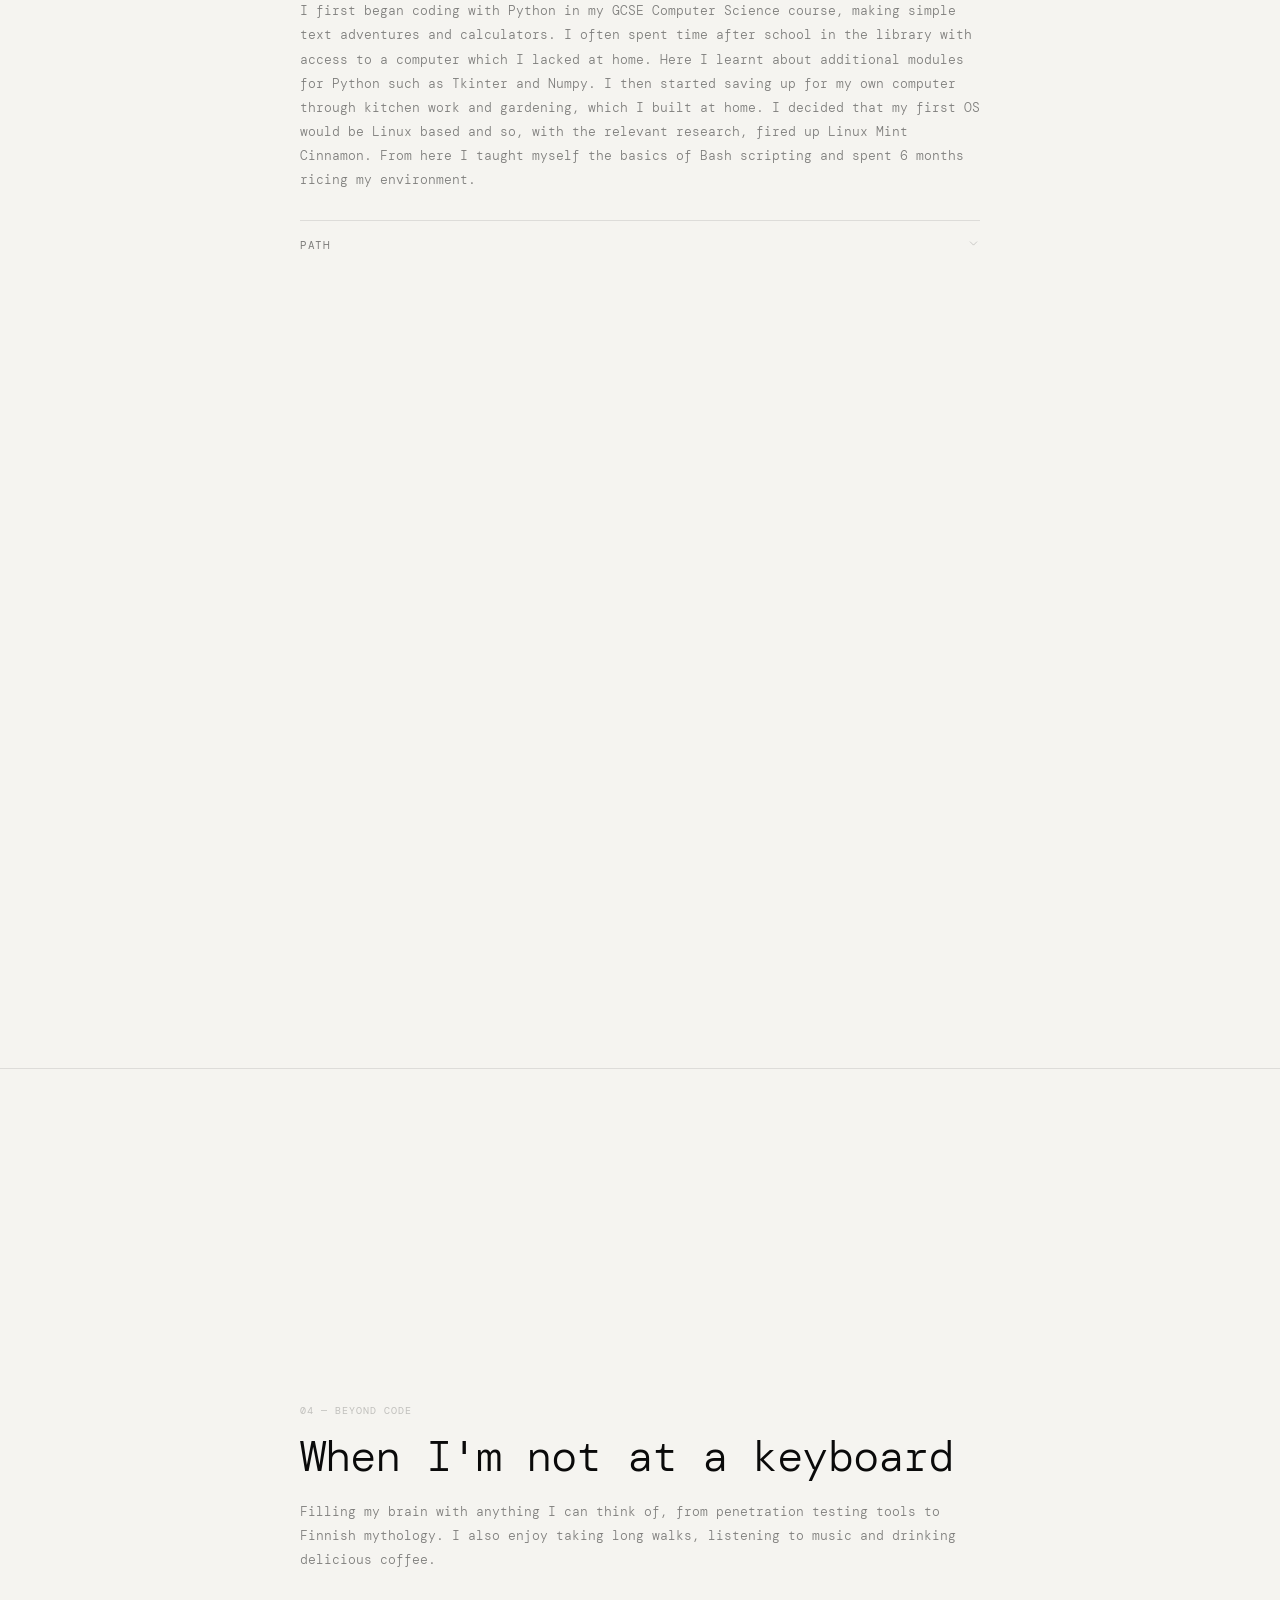
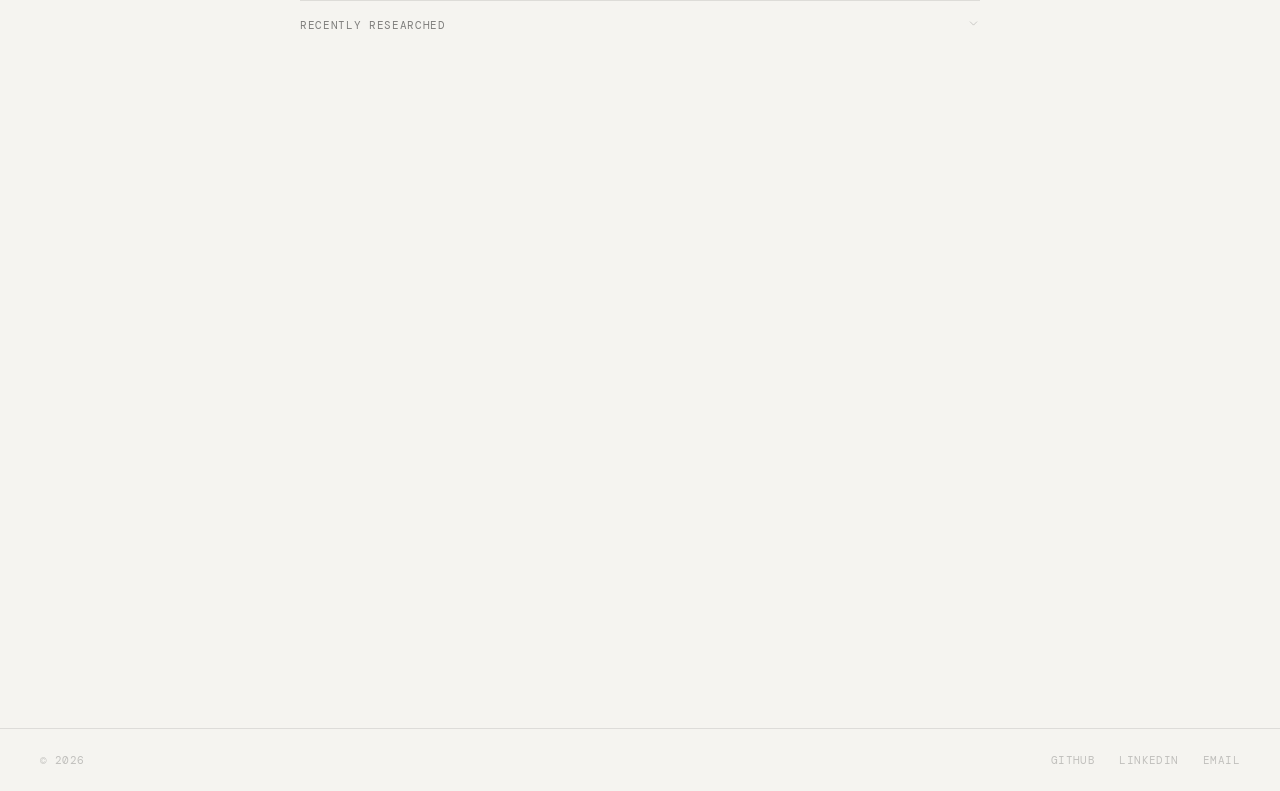
<file: about.html>
<!DOCTYPE html>
<html lang="en" data-theme="dark">
<head>
  <meta charset="UTF-8">
  <meta name="viewport" content="width=device-width, initial-scale=1.0">

  <title>About — Felix Graham</title>
  <meta name="description" content="A closer look at Felix Graham — background, tools, and interests.">
  <meta name="author" content="Felix Graham">

  <meta property="og:title"       content="About — Felix Graham">
  <meta property="og:description" content="A closer look at Felix Graham — background, tools, and interests.">
  <meta property="og:type"        content="website">
  <meta property="og:image" content="https://felix-graham.github.io/Portfolio/assets/og.png">

  <link rel="icon" href="https://felix-graham.github.io/Portfolio/assets/favicon.svg" type="image/svg+xml">

  <link rel="stylesheet" href="./style.css">
</head>
<body>

  <header>
    <nav class="nav">
      <div class="nav__left">
        <ul class="nav__links">
          <li><a href="./index.html#work">Work</a></li>
          <li><a href="./about.html" aria-current="page">About</a></li>
          <li><a href="mailto:felix_graham24@outlook.com">Contact</a></li>
        </ul>
      </div>
      <div class="nav__right">
        <button class="theme-btn" id="themeBtn" aria-label="Toggle light/dark mode">
          <span class="icon-sun" aria-hidden="true">
            <svg viewBox="0 0 24 24"><circle cx="12" cy="12" r="4"/><line x1="12" y1="2"  x2="12" y2="6"/><line x1="12" y1="18" x2="12" y2="22"/><line x1="4.22" y1="4.22"  x2="7.05" y2="7.05"/><line x1="16.95" y1="16.95" x2="19.78" y2="19.78"/><line x1="2" y1="12"  x2="6" y2="12"/><line x1="18" y1="12" x2="22" y2="12"/><line x1="4.22" y1="19.78" x2="7.05" y2="16.95"/><line x1="16.95" y1="7.05"  x2="19.78" y2="4.22"/></svg>
          </span>
          <span class="icon-moon" aria-hidden="true">
            <svg viewBox="0 0 24 24"><path d="M21 12.79A9 9 0 1 1 11.21 3 7 7 0 0 0 21 12.79z"/></svg>
          </span>
        </button>
      </div>
    </nav>
  </header>

  <!-- Short index — populated from data/about.js, JS wires up scroll-spy -->
  <nav class="about-index" id="aboutIndex" aria-label="Page sections"></nav>

  <!-- Sections populated from data/about.js -->
  <main class="about-sections" id="aboutSections"></main>

  <footer class="footer">
    <span class="footer__copy">© 2026</span>
    <div class="footer__links">
      <a href="https://github.com/Felix-Graham" target="_blank" rel="noopener">GitHub</a>
      <a href="https://www.linkedin.com/in/felix-graham-b3b4b3398" target="_blank" rel="noopener">LinkedIn</a>
      <a href="mailto:felix_graham24@outlook.com">Email</a>
    </div>
  </footer>

  <script type="module" src="./about.js"></script>

</body>
</html>
</file>
<file: style.css>
/* ─────────────────────────────────────────────
   PORTFOLIO — STYLESHEET
   Nothing-inspired monochrome minimal
   ───────────────────────────────────────────── */

@import url('https://fonts.googleapis.com/css2?family=DM+Mono:ital,wght@0,300;0,400;0,500;1,300&family=Fraunces:ital,wght@1,300;1,400&display=swap');

/* ── Design tokens ── */
:root {
  --bg:           #0a0a0a;
  --bg-2:         #111111;
  --fg:           #f0f0f0;
  --fg-60:        rgba(240,240,240,0.6);
  --fg-50:        rgba(240,240,240,0.5);
  --fg-35:        rgba(240,240,240,0.35);
  --fg-20:        rgba(240,240,240,0.2);
  --fg-10:        rgba(240,240,240,0.1);
  --fg-07:        rgba(240,240,240,0.07);
  --fg-04:        rgba(240,240,240,0.04);
  --border:       rgba(240,240,240,0.1);
  --border-soft:  rgba(240,240,240,0.07);
  --tag-bg:       rgba(240,240,240,0.05);
  --tag-border:   rgba(240,240,240,0.14);
  --toggle-bg:    rgba(240,240,240,0.07);
  --toggle-hover: rgba(240,240,240,0.12);
  --ease-out:     cubic-bezier(0.25, 0.46, 0.45, 0.94);
  --duration:     0.38s;
  --font-mono:    'DM Mono', monospace;
  --font-serif:   'Fraunces', serif;
  --font-sans:    -apple-system, BlinkMacSystemFont, 'Segoe UI', Helvetica, Arial, sans-serif;
}

[data-theme="light"] {
  --bg:           #f5f4f0;
  --bg-2:         #eceae4;
  --fg:           #0a0a0a;
  --fg-60:        rgba(10,10,10,0.6);
  --fg-50:        rgba(10,10,10,0.5);
  --fg-35:        rgba(10,10,10,0.38);
  --fg-20:        rgba(10,10,10,0.22);
  --fg-10:        rgba(10,10,10,0.1);
  --fg-07:        rgba(10,10,10,0.07);
  --fg-04:        rgba(10,10,10,0.04);
  --border:       rgba(10,10,10,0.1);
  --border-soft:  rgba(10,10,10,0.07);
  --tag-bg:       rgba(10,10,10,0.04);
  --tag-border:   rgba(10,10,10,0.13);
  --toggle-bg:    rgba(10,10,10,0.06);
  --toggle-hover: rgba(10,10,10,0.1);
}

/* ── Reset & base ── */
*, *::before, *::after { box-sizing: border-box; margin: 0; padding: 0; }

html {
  font-size: 16px;
  -webkit-font-smoothing: antialiased;
  text-rendering: optimizeLegibility;
  scroll-behavior: smooth;
}

@media (prefers-reduced-motion: reduce) {
  html { scroll-behavior: auto; }
}

body {
  font-family: 'DM Mono', monospace;
  background: var(--bg);
  color: var(--fg);
  transition:
    background var(--duration) var(--ease-out),
    color var(--duration) var(--ease-out);
  min-height: 100vh;
}

/* ── Grain overlay ── */
body::before {
  content: '';
  position: fixed;
  inset: 0;
  background-image: url("data:image/svg+xml,%3Csvg viewBox='0 0 200 200' xmlns='http://www.w3.org/2000/svg'%3E%3Cfilter id='n'%3E%3CfeTurbulence type='fractalNoise' baseFrequency='0.9' numOctaves='4' stitchTiles='stitch'/%3E%3C/filter%3E%3Crect width='100%25' height='100%25' filter='url(%23n)' opacity='0.04'/%3E%3C/svg%3E");
  background-size: 180px;
  pointer-events: none;
  z-index: 999;
  opacity: 0.55;
}

/* ── Nav ── */
.nav {
  position: sticky;
  top: 0;
  z-index: 100;
  display: flex;
  align-items: center;
  justify-content: space-between;
  padding: 22px 40px;
  border-bottom: 0.5px solid var(--border);
  background: var(--bg);
  transition:
    background var(--duration) var(--ease-out),
    border-color var(--duration) var(--ease-out);
}

.nav__left  { display: flex; align-items: center; gap: 32px; }
.nav__right { display: flex; align-items: center; gap: 12px; }

.nav__logo {
  font-size: 13px;
  font-weight: 500;
  letter-spacing: 0.06em;
  text-transform: uppercase;
  color: var(--fg);
  text-decoration: none;
}

.nav__links {
  display: flex;
  gap: 28px;
  list-style: none;
}

.nav__links a {
  font-size: 12px;
  color: var(--fg-35);
  text-decoration: none;
  letter-spacing: 0.04em;
  text-transform: uppercase;
  transition: color 0.18s;
}
.nav__links a:hover { color: var(--fg); }

/* Theme toggle */
.theme-btn {
  display: flex;
  align-items: center;
  justify-content: center;
  width: 36px;
  height: 36px;
  border: 0.5px solid var(--border);
  background: var(--toggle-bg);
  border-radius: 3px;
  cursor: pointer;
  transition: background 0.18s, border-color 0.18s;
  color: var(--fg-50);
}
.theme-btn:hover { background: var(--toggle-hover); }
.theme-btn svg { width: 15px; height: 15px; stroke: currentColor; fill: none; stroke-width: 1.5; stroke-linecap: round; stroke-linejoin: round; }

.icon-sun  { display: none; }
.icon-moon { display: block; }
[data-theme="light"] .icon-sun  { display: block; }
[data-theme="light"] .icon-moon { display: none; }

/* ── Falling glyphs ── */
.fall-glyph {
  position: absolute;
  top: -20px;
  font-size: 11px;
  color: var(--fg-10);
  animation: fallDrift linear forwards;
  pointer-events: none;
}

@keyframes fallDrift {
  to { transform: translateY(120vh); opacity: 0; }
}

.hero__glyphs,
.about-section__glyphs {
  position: absolute;
  inset: 0;
  overflow: hidden;
  pointer-events: none;
  z-index: 0;
}

/* ── Hero ── */
.hero {
  position: relative;
  overflow: hidden;
  padding: 80px 40px 68px;
  border-bottom: 0.5px solid var(--border);
  transition: border-color var(--duration) var(--ease-out);
}

.hero > *:not(.hero__glyphs) {
  position: relative;
  z-index: 1;
}

/* ── Bridge — connects hero to projects, links to About ── */
.bridge {
  display: flex;
  justify-content: center;
  padding: 28px 40px;
  border-bottom: 0.5px solid var(--border);
  transition: border-color var(--duration) var(--ease-out);
}

.bridge__link {
  display: inline-flex;
  align-items: center;
  gap: 10px;
  font-size: 11px;
  letter-spacing: 0.08em;
  text-transform: uppercase;
  color: var(--fg-35);
  text-decoration: none;
  padding: 10px 18px;
  border: 0.5px solid var(--border);
  border-radius: 999px;
  transition: color 0.18s, border-color 0.18s, background 0.18s, gap 0.25s var(--ease-out);
}
.bridge__link:hover {
  color: var(--fg);
  border-color: var(--fg-20);
  background: var(--fg-04);
  gap: 16px;
}

.bridge__arrow svg {
  width: 13px;
  height: 13px;
  stroke: currentColor;
  fill: none;
  stroke-width: 1.5;
  stroke-linecap: round;
  stroke-linejoin: round;
  transition: transform 0.25s var(--ease-out);
}
.bridge__link:hover .bridge__arrow svg {
  transform: translateX(3px);
}

.hero__eyebrow {
  font-size: 11px;
  letter-spacing: 0.12em;
  text-transform: uppercase;
  color: var(--fg-35);
  margin-bottom: 24px;
}


.hero__name {
  font-size: clamp(36px, 5vw, 56px);
  font-weight: 500;
  letter-spacing: -0.02em;
  color: var(--fg);
  margin-bottom: 12px;
  transition: color var(--duration) var(--ease-out);
}
 
/* Push eyebrow down slightly to create breathing room under the name */
.hero__eyebrow {
  margin-bottom: 32px;
}

.hero__headline {
  font-size: clamp(46px, 7.5vw, 88px);
  font-weight: 300;
  line-height: 0.94;
  letter-spacing: -0.03em;
  color: var(--fg);
  margin-bottom: 32px;
  transition: color var(--duration) var(--ease-out);
}

.hero__headline em {
  font-style: italic;
  color: var(--fg-35);
  transition: color var(--duration) var(--ease-out);
  font-size: clamp(36px, 4vw, 68px);
  text-align: center;
}

.hero__bio {
  max-width: 460px;
  font-size: 13px;
  font-weight: 300;
  line-height: 1.8;
  color: var(--fg-50);
}

.hero__status {
  display: inline-flex;
  align-items: center;
  gap: 9px;
  font-size: 11px;
  letter-spacing: 0.08em;
  text-transform: uppercase;
  color: var(--fg-35);
  margin-top: 40px;
}

.status-dot {
  width: 6px;
  height: 6px;
  border-radius: 50%;
  background: var(--fg);
  flex-shrink: 0;
  transition: background var(--duration) var(--ease-out);
  animation: pulse 2.6s ease-in-out infinite;
}

@keyframes pulse {
  0%, 100% { opacity: 1; }
  50%       { opacity: 0.15; }
}

/* ── Projects section ── */
.projects__header {
  display: flex;
  justify-content: space-between;
  align-items: baseline;
  padding: 18px 40px;
  border-bottom: 0.5px solid var(--border);
  transition: border-color var(--duration) var(--ease-out);
}

.label {
  font-size: 10px;
  letter-spacing: 0.1em;
  text-transform: uppercase;
  color: var(--fg-20);
}

/* ── Project row ── */
.project {
  border-bottom: 0.5px solid var(--border-soft);
  transition: border-color var(--duration) var(--ease-out);
}

.project__summary {
  display: grid;
  grid-template-columns: 52px 1fr auto;
  align-items: center;
  gap: 20px;
  padding: 22px 40px;
  cursor: pointer;
  user-select: none;
  transition: background 0.2s;
}
.project__summary:hover            { background: var(--fg-04); }
.project.is-open .project__summary { background: var(--fg-07); }

.project__index {
  font-size: 11px;
  color: var(--fg-20);
  letter-spacing: 0.04em;
}

.project__title {
  font-size: 17px;
  font-weight: 400;
  color: var(--fg);
  margin-bottom: 3px;
  letter-spacing: -0.01em;
  transition: color var(--duration) var(--ease-out);
}

.project__sub {
  font-size: 11px;
  font-weight: 300;
  color: var(--fg-35);
}

.project__right {
  display: flex;
  align-items: center;
  gap: 12px;
}

.tag {
  font-size: 10px;
  letter-spacing: 0.06em;
  text-transform: uppercase;
  padding: 4px 9px;
  border: 0.5px solid var(--tag-border);
  background: var(--tag-bg);
  color: var(--fg-35);
  border-radius: 2px;
  white-space: nowrap;
  transition:
    background var(--duration) var(--ease-out),
    border-color var(--duration) var(--ease-out),
    color var(--duration) var(--ease-out);
}

.chevron {
  width: 14px;
  height: 14px;
  flex-shrink: 0;
  stroke: var(--fg-20);
  fill: none;
  stroke-width: 1.5;
  stroke-linecap: round;
  stroke-linejoin: round;
  transition: transform 0.32s var(--ease-out), stroke 0.18s;
}
.project.is-open .chevron {
  transform: rotate(180deg);
  stroke: var(--fg-50);
}

/* ── Expand panel ── */
.project__expand {
  display: grid;
  grid-template-rows: 0fr;
  transition: grid-template-rows 0.44s var(--ease-out);
  overflow: hidden;
}
.project.is-open .project__expand { grid-template-rows: 1fr; }

.project__expand-inner { min-height: 0; overflow: hidden; }

.project__body {
  display: grid;
  grid-template-columns: 1fr 1fr;
  border-top: 0.5px solid var(--border-soft);
  background: var(--fg-04);
  transition: background var(--duration) var(--ease-out);
}

/* Image column */
.project__image-col {
  border-right: 0.5px solid var(--border-soft);
  min-height: 260px;
  display: flex;
  align-items: stretch;
  overflow: hidden;
  transition: border-color var(--duration) var(--ease-out);
}

.project__img {
  width: 100%;
  object-fit: cover;
  display: block;
  filter: grayscale(100%) contrast(1.06);
  transition: filter 0.3s;
}
.project:hover .project__img { filter: grayscale(70%) contrast(1.06); }

.project__placeholder {
  width: 100%;
  background: var(--bg-2);
  display: flex;
  align-items: center;
  justify-content: center;
  flex-direction: column;
  gap: 10px;
  transition: background var(--duration) var(--ease-out);
}

.project__placeholder svg {
  width: 24px;
  height: 24px;
  stroke: var(--fg-20);
  fill: none;
  stroke-width: 1.5;
  stroke-linecap: round;
  stroke-linejoin: round;
}

.project__placeholder span {
  font-size: 10px;
  letter-spacing: 0.08em;
  text-transform: uppercase;
  color: var(--fg-20);
}

/* Text column */
.project__text-col {
  padding: 32px 40px;
  display: flex;
  flex-direction: column;
  justify-content: space-between;
  gap: 28px;
}

.project__year {
  font-size: 10px;
  letter-spacing: 0.08em;
  text-transform: uppercase;
  color: var(--fg-20);
  margin-bottom: 12px;
}

.project__description {
  font-size: 13px;
  font-weight: 300;
  line-height: 1.85;
  color: var(--fg-50);
}

.project__links { display: flex; flex-direction: column; gap: 10px; }

.project__link {
  display: inline-flex;
  align-items: center;
  gap: 9px;
  font-size: 11px;
  letter-spacing: 0.05em;
  text-transform: uppercase;
  color: var(--fg-50);
  text-decoration: none;
  border: 0.5px solid var(--border);
  padding: 11px 16px;
  border-radius: 2px;
  width: fit-content;
  transition: color 0.18s, background 0.18s, border-color 0.18s;
}
.project__link:hover {
  color: var(--fg);
  background: var(--fg-07);
  border-color: var(--fg-20);
}
.project__link svg {
  width: 13px;
  height: 13px;
  stroke: currentColor;
  fill: none;
  stroke-width: 1.5;
  stroke-linecap: round;
  stroke-linejoin: round;
  flex-shrink: 0;
}

/* ── Footer ── */
.footer {
  display: flex;
  justify-content: space-between;
  align-items: center;
  padding: 24px 40px;
  border-top: 0.5px solid var(--border);
  transition: border-color var(--duration) var(--ease-out);
}

.footer__copy {
  font-size: 11px;
  color: var(--fg-20);
  letter-spacing: 0.04em;
}

.footer__links { display: flex; gap: 24px; }

.footer__links a {
  font-size: 11px;
  color: var(--fg-20);
  text-decoration: none;
  letter-spacing: 0.04em;
  text-transform: uppercase;
  transition: color 0.18s;
}
.footer__links a:hover { color: var(--fg-50); }

/* ── Responsive ── */
@media (max-width: 680px) {
  .nav         { padding: 18px 20px; }
  .nav__links  { display: none; }
  .hero        { padding: 52px 20px 48px; }
  .projects__header,
  .project__summary { padding-left: 20px; padding-right: 20px; }
  .bridge      { padding: 22px 20px; }
  .project__body    { grid-template-columns: 1fr; }
  .project__image-col { border-right: none; border-bottom: 0.5px solid var(--border-soft); min-height: 200px; }
  .project__text-col  { padding: 24px 20px; }
  .footer      { padding: 20px; }
  .project__right .tag { display: none; }
}

/* ── Currently Learning ── */
.hero__learning {
  display: flex;
  align-items: baseline;
  gap: 12px;
  margin-bottom: 20px;
}

.hero__learning-label {
  font-size: 12px;
  letter-spacing: 0.1em;
  text-transform: uppercase;
  color: var(--fg-20);
  white-space: nowrap;
}

.hero__learning-items {
  font-size: 12px;
  font-weight: 300;
  letter-spacing: 0.04em;
  color: var(--fg-35);
  transition: color var(--duration) var(--ease-out);
}

/* ─────────────────────────────────────────────
   ABOUT THIS PAGE (index.html section)
   Static section, same header/body rhythm as the
   projects list above it — no JS rendering.
   ───────────────────────────────────────────── */
.about-page {
  border-bottom: 0.5px solid var(--border);
  transition: border-color var(--duration) var(--ease-out);
}

.about-page__header {
  display: flex;
  justify-content: space-between;
  align-items: baseline;
  padding: 18px 40px;
  border-bottom: 0.5px solid var(--border);
  transition: border-color var(--duration) var(--ease-out);
}

.about-page__body {
  padding: 48px 40px 64px;
  max-width: 720px;
}

.about-page__heading {
  font-size: clamp(28px, 4vw, 44px);
  font-weight: 300;
  letter-spacing: -0.02em;
  line-height: 1.05;
  color: var(--fg);
  margin-bottom: 20px;
  transition: color var(--duration) var(--ease-out);
}

.about-page__text {
  font-size: 13px;
  font-weight: 300;
  line-height: 1.85;
  color: var(--fg-50);
  max-width: 520px;
  margin-bottom: 40px;
}

.about-page__points {
  display: grid;
  grid-template-columns: repeat(2, 1fr);
  gap: 28px 40px;
  list-style: none;
}

.about-page__point {
  padding-top: 16px;
  border-top: 0.5px solid var(--border-soft);
  transition: border-color var(--duration) var(--ease-out);
}

.about-page__point-label {
  display: block;
  font-size: 10px;
  letter-spacing: 0.1em;
  text-transform: uppercase;
  color: var(--fg-20);
  margin-bottom: 10px;
}

.about-page__point-text {
  font-size: 12px;
  font-weight: 300;
  line-height: 1.75;
  color: var(--fg-50);
}

@media (max-width: 680px) {
  .about-page__header,
  .about-page__body {
    padding-left: 20px;
    padding-right: 20px;
  }
  .about-page__points {
    grid-template-columns: 1fr;
    gap: 24px;
  }
}

/* ─────────────────────────────────────────────
   ABOUT PAGE
   Sticky-stacked sections: each section is a tall
   wrapper (--scroll-height) whose inner content is
   position:sticky. As you scroll, the next section's
   wrapper — sitting higher in --stack-index and with
   an opaque background — slides up and covers the one
   currently pinned, creating a stacked, video-like
   reveal with no scroll-jacking JS required.
   ───────────────────────────────────────────── */

/* ── Index nav ── */
.about-index {
  position: sticky;
  top: 0;
  z-index: 300;
  display: flex;
  gap: 28px;
  padding: 16px 40px;
  background: var(--bg);
  border-bottom: 0.5px solid var(--border);
  overflow-x: auto;
  transition: background var(--duration) var(--ease-out), border-color var(--duration) var(--ease-out);
}

.about-index a {
  font-size: 11px;
  letter-spacing: 0.08em;
  text-transform: uppercase;
  color: var(--fg-35);
  text-decoration: none;
  white-space: nowrap;
  transition: color 0.18s;
}
.about-index a:hover     { color: var(--fg-60); }
.about-index a.is-active { color: var(--fg); }

/* ── Section stack ── */
.about-sections {
  position: relative;
}

.about-section {
  position: relative;
  height: var(--scroll-height, 150vh);
}

.about-section__sticky {
  position: sticky;
  top: 0;
  min-height: 100vh;
  z-index: var(--stack-index, 1);
  display: grid;
  align-items: center;
  justify-content: center;
  gap: 40px;
  padding: 40px;
  background: var(--bg);
  border-top: 0.5px solid var(--border);
  overflow: hidden;
  transition: background var(--duration) var(--ease-out), border-color var(--duration) var(--ease-out);
}

/* Layout modes — chosen per section in about.js based on which
   sides actually have images. The center text column's track grows
   whenever a side is missing, so text visibly fills the freed space
   instead of leaving a gap. justify-content:center keeps the whole
   group centered in the modes that don't use edge-pinning 1fr tracks. */
.about-section__sticky--both {
  grid-template-columns: 1fr minmax(280px, 480px) 1fr;
}
.about-section__sticky--left {
  grid-template-columns: minmax(200px, 320px) minmax(340px, 640px);
}
.about-section__sticky--right {
  grid-template-columns: minmax(340px, 640px) minmax(200px, 320px);
}
.about-section__sticky--none {
  grid-template-columns: minmax(320px, 680px);
}

/* ── Image columns ── */
.about-section__col--left,
.about-section__col--right {
  position: relative;
  z-index: 1;
  display: flex;
  flex-direction: column;
  gap: 20px;
}
.about-section__col--left  { align-items: flex-end; }
.about-section__col--right { align-items: flex-start; }

.about-image {
  width: 100%;
  max-width: 260px;
  aspect-ratio: 4 / 5;
  object-fit: cover;
  display: block;
  filter: grayscale(100%) contrast(1.06);
  border: 0.5px solid var(--border-soft);
  transition: border-color var(--duration) var(--ease-out);
}

.about-image--placeholder {
  display: flex;
  align-items: center;
  justify-content: center;
  background: var(--bg-2);
  color: var(--fg-20);
  font-size: 10px;
  letter-spacing: 0.08em;
  text-transform: uppercase;
  text-align: center;
  padding: 12px;
  transition: background var(--duration) var(--ease-out);
}

/* ── Central text column ── */
.about-section__col--center {
  position: relative;
  z-index: 1;
  width: 100%;
}

.about-section__eyebrow {
  font-size: 10px;
  letter-spacing: 0.1em;
  text-transform: uppercase;
  color: var(--fg-20);
  margin-bottom: 16px;
}

.about-section__heading {
  font-size: clamp(28px, 4vw, 44px);
  font-weight: 300;
  letter-spacing: -0.02em;
  line-height: 1.05;
  color: var(--fg);
  margin-bottom: 20px;
  transition: color var(--duration) var(--ease-out);
}

.about-section__body {
  font-size: 13px;
  font-weight: 300;
  line-height: 1.85;
  color: var(--fg-50);
}

/* ── Dropdown ── */
.about-dropdown__toggle {
  display: flex;
  justify-content: space-between;
  align-items: center;
  width: 100%;
  margin-top: 28px;
  padding: 0;
  padding-top: 16px;
  border: none;
  border-top: 0.5px solid var(--border);
  background: none;
  color: var(--fg-50);
  font-family: var(--font-mono);
  font-size: 11px;
  letter-spacing: 0.06em;
  text-transform: uppercase;
  cursor: pointer;
  transition: color 0.18s, border-color var(--duration) var(--ease-out);
}
.about-dropdown__toggle:hover { color: var(--fg); }

.chevron-wrap svg {
  width: 13px;
  height: 13px;
  stroke: var(--fg-20);
  fill: none;
  stroke-width: 1.5;
  stroke-linecap: round;
  stroke-linejoin: round;
  transition: transform 0.32s var(--ease-out), stroke 0.18s;
}
.about-dropdown__toggle[aria-expanded="true"] .chevron-wrap svg {
  transform: rotate(180deg);
  stroke: var(--fg-50);
}

.about-dropdown__panel {
  display: grid;
  grid-template-rows: 0fr;
  transition: grid-template-rows 0.44s var(--ease-out);
  overflow: hidden;
}
.about-dropdown__panel.is-open { grid-template-rows: 1fr; }
.about-dropdown__inner { min-height: 0; overflow: hidden; }

/* Dropdown text renders in the contrasting serif for visual distinction */
.about-dropdown__text {
  padding-top: 18px;
  line-height: 1.9;
  color: var(--fg-60);
}
.about-dropdown__text--serif {
  font-family: var(--font-serif);
  font-style: italic;
  font-weight: 300;
  font-size: 18px;
}
.about-dropdown__text--mono {
  font-family: var(--font-mono);
  font-size: 13px;
}

.about-dropdown__gallery {
  display: flex;
  gap: 12px;
  padding-top: 18px;
  overflow-x: auto;
}
.about-dropdown__gallery .about-image { max-width: 150px; flex-shrink: 0; }

/* Timeline dropdown — vertical line + dot markers, most-recent-3 only */
.about-dropdown__timeline {
  position: relative;
  list-style: none;
  padding-top: 22px;
  padding-left: 22px;
  display: flex;
  flex-direction: column;
  gap: 20px;
}
.about-dropdown__timeline::before {
  content: '';
  position: absolute;
  top: 26px;
  bottom: 6px;
  left: 4px;
  width: 0.5px;
  background: var(--border);
}
.about-dropdown__timeline-item {
  position: relative;
  display: flex;
  flex-direction: column;
  gap: 4px;
}
.about-dropdown__timeline-item::before {
  content: '';
  position: absolute;
  top: 5px;
  left: -22px;
  width: 7px;
  height: 7px;
  border-radius: 50%;
  background: var(--bg);
  border: 1px solid var(--fg-35);
}
.about-dropdown__timeline-date {
  font-size: 10px;
  letter-spacing: 0.08em;
  text-transform: uppercase;
  color: var(--fg-20);
}
.about-dropdown__timeline-title {
  font-size: 13px;
  font-weight: 300;
  line-height: 1.6;
  color: var(--fg-60);
}
.about-dropdown__timeline--serif .about-dropdown__timeline-title {
  font-family: var(--font-serif);
  font-style: italic;
  font-size: 16px;
}
.about-dropdown__timeline--sans .about-dropdown__timeline-title {
  font-family: var(--font-sans);
  font-size: 13px;
}
.about-dropdown__timeline--sans-serif .about-dropdown__timeline-title {
  font-family: var(--font-sans);
  font-size: 13px;
}

/* Timeline "+N more" toggle — reveals items beyond `limit` in place */
.about-dropdown__timeline-more {
  display: inline-flex;
  align-items: center;
  gap: 8px;
  margin-top: 16px;
  margin-left: 22px;
  padding: 0;
  border: none;
  background: none;
  color: var(--fg-35);
  font-family: var(--font-mono);
  font-size: 10px;
  letter-spacing: 0.08em;
  text-transform: uppercase;
  cursor: pointer;
  transition: color 0.18s;
}
.about-dropdown__timeline-more:hover { color: var(--fg-60); }

.about-dropdown__timeline-more .chevron-wrap svg {
  width: 11px;
  height: 11px;
  stroke: currentColor;
  fill: none;
  stroke-width: 1.5;
  stroke-linecap: round;
  stroke-linejoin: round;
  transition: transform 0.3s var(--ease-out);
}
.about-dropdown__timeline-more[aria-expanded="true"] .chevron-wrap svg {
  transform: rotate(180deg);
}

.about-dropdown__timeline-more-panel {
  display: grid;
  grid-template-rows: 0fr;
  transition: grid-template-rows 0.4s var(--ease-out);
  overflow: hidden;
}
.about-dropdown__timeline-more-panel.is-open { grid-template-rows: 1fr; }
.about-dropdown__timeline-more-inner { min-height: 0; overflow: hidden; }
.about-dropdown__timeline-more-inner .about-dropdown__timeline { padding-top: 14px; }

/* ── Responsive ── */
@media (max-width: 780px) {
  .about-index { padding: 14px 20px; gap: 20px; }

  .about-section__sticky {
    grid-template-columns: 1fr;
    padding: 100px 20px 32px;
    gap: 20px;
  }

  .about-section__col--left,
  .about-section__col--right {
    flex-direction: row;
    align-items: center;
    overflow-x: auto;
  }

  .about-section__col--left  { order: 2; }
  .about-section__col--center { order: 1; margin: 0; max-width: none; }
  .about-section__col--right { order: 3; }

  .about-image { max-width: 140px; flex-shrink: 0; }
}
</file>
<file: projects/jsCurrencyConverter/style.css>
/* ─────────────────────────────────────────────
   CURRENCY CONVERTER — STYLESHEET
   Nothing-inspired monochrome minimal
   ───────────────────────────────────────────── */

@import url('https://fonts.googleapis.com/css2?family=DM+Mono:ital,wght@0,300;0,400;0,500;1,300&display=swap');

/* ── Design tokens ── */
:root {
  --bg:           #0a0a0a;
  --bg-2:         #111111;
  --fg:           #f0f0f0;
  --fg-60:        rgba(240,240,240,0.6);
  --fg-50:        rgba(240,240,240,0.5);
  --fg-35:        rgba(240,240,240,0.35);
  --fg-20:        rgba(240,240,240,0.2);
  --fg-10:        rgba(240,240,240,0.1);
  --fg-07:        rgba(240,240,240,0.07);
  --fg-04:        rgba(240,240,240,0.04);
  --border:       rgba(240,240,240,0.1);
  --border-soft:  rgba(240,240,240,0.07);
  --tag-bg:       rgba(240,240,240,0.05);
  --tag-border:   rgba(240,240,240,0.14);
  --toggle-bg:    rgba(240,240,240,0.07);
  --toggle-hover: rgba(240,240,240,0.12);
  --ease-out:     cubic-bezier(0.25, 0.46, 0.45, 0.94);
  --duration:     0.38s;
}

/* ── Reset & base ── */
*, *::before, *::after { box-sizing: border-box; margin: 0; padding: 0; }

html {
  font-size: 16px;
  -webkit-font-smoothing: antialiased;
  text-rendering: optimizeLegibility;
}

body {
  font-family: 'DM Mono', monospace;
  background: var(--bg);
  color: var(--fg);
  min-height: 100vh;
  display: flex;
  align-items: center;
  justify-content: center;
  padding: 40px 20px;
}

/* ── Grain overlay ── */
body::before {
  content: '';
  position: fixed;
  inset: 0;
  background-image: url("data:image/svg+xml,%3Csvg viewBox='0 0 200 200' xmlns='http://www.w3.org/2000/svg'%3E%3Cfilter id='n'%3E%3CfeTurbulence type='fractalNoise' baseFrequency='0.9' numOctaves='4' stitchTiles='stitch'/%3E%3C/filter%3E%3Crect width='100%25' height='100%25' filter='url(%23n)' opacity='0.04'/%3E%3C/svg%3E");
  background-size: 180px;
  pointer-events: none;
  z-index: 999;
  opacity: 0.55;
}

/* ── Page grid ── */
.page {
  display: grid;
  grid-template-columns: 1fr 1fr;
  grid-template-rows: auto auto auto;
  border: 0.5px solid var(--border);
  width: 100%;
  max-width: 700px;
}

/* ── Nav strip — full width ── */
.nav {
  grid-column: 1 / -1;
  display: flex;
  align-items: center;
  justify-content: space-between;
  padding: 20px 32px;
  border-bottom: 0.5px solid var(--border);
}

.nav__logo {
  font-size: 12px;
  font-weight: 500;
  letter-spacing: 0.1em;
  text-transform: uppercase;
  color: var(--fg);
  text-decoration: none;
}

.nav__tag {
  font-size: 10px;
  letter-spacing: 0.08em;
  text-transform: uppercase;
  color: var(--fg-20);
}

/* ── Left panel — amount + from ── */
.panel-left {
  border-right: 0.5px solid var(--border);
  padding: 32px;
  display: flex;
  flex-direction: column;
  gap: 28px;
}

/* ── Right panel — to + result ── */
.panel-right {
  padding: 32px;
  display: flex;
  flex-direction: column;
  gap: 28px;
}

/* ── Bottom strip — rate + button ── */
.panel-bottom {
  grid-column: 1 / -1;
  border-top: 0.5px solid var(--border);
  display: grid;
  grid-template-columns: 1fr 1fr;
}

.panel-bottom__rate {
  padding: 20px 32px;
  border-right: 0.5px solid var(--border);
  display: flex;
  align-items: center;
  gap: 10px;
}

.panel-bottom__action {
  padding: 20px 32px;
  display: flex;
  align-items: center;
  justify-content: flex-end;
}

/* ── Field label ── */
.field-label {
  font-size: 10px;
  letter-spacing: 0.1em;
  text-transform: uppercase;
  color: var(--fg-20);
  margin-bottom: 10px;
}

/* ── Amount input ── */
.amount-input {
  font-family: 'DM Mono', monospace;
  font-size: 36px;
  font-weight: 300;
  letter-spacing: -0.02em;
  background: transparent;
  border: none;
  color: var(--fg);
  width: 100%;
  outline: none;
  caret-color: var(--fg-50);
  border-bottom: 0.5px solid var(--border-soft);
  padding-bottom: 8px;
  transition: border-color 0.18s;
}
.amount-input:focus { border-bottom-color: var(--fg-20); }
.amount-input::placeholder { color: var(--fg-20); }

/* Hide number input spinners */
.amount-input::-webkit-outer-spin-button,
.amount-input::-webkit-inner-spin-button { -webkit-appearance: none; margin: 0; }
.amount-input[type=number] { -moz-appearance: textfield; }

/* ── Currency select box ── */
.currency-box {
  border: 0.5px solid var(--border);
  background: var(--fg-04);
}

.currency-select {
  font-family: 'DM Mono', monospace;
  font-size: 12px;
  letter-spacing: 0.04em;
  text-transform: uppercase;
  background: transparent;
  border: none;
  color: var(--fg-50);
  width: 100%;
  padding: 12px 14px;
  cursor: pointer;
  outline: none;
  appearance: none;
  -webkit-appearance: none;
}
.currency-select:focus { color: var(--fg); }
.currency-select option {
  background: #111111;
  color: #f0f0f0;
}

/* ── Swap button ── */
.swap-area {
  display: flex;
  align-items: center;
  justify-content: center;
}

.swap-btn {
  font-family: 'DM Mono', monospace;
  font-size: 10px;
  letter-spacing: 0.08em;
  text-transform: uppercase;
  color: var(--fg-20);
  background: transparent;
  border: 0.5px solid var(--border-soft);
  padding: 7px 14px;
  cursor: pointer;
  transition: color 0.18s, border-color 0.18s, background 0.18s;
}
.swap-btn:hover {
  color: var(--fg-50);
  border-color: var(--border);
  background: var(--fg-04);
}

/* ── Result display ── */
.result-display {
  flex: 1;
  display: flex;
  flex-direction: column;
  justify-content: flex-end;
}

.result-value {
  font-size: 36px;
  font-weight: 300;
  letter-spacing: -0.02em;
  color: var(--fg);
  transition: opacity 0.22s;
  border-bottom: 0.5px solid var(--border-soft);
  padding-bottom: 8px;
  min-height: 52px;
}
.result-value.empty { color: var(--fg-20); }

.result-meta {
  font-size: 10px;
  letter-spacing: 0.06em;
  text-transform: uppercase;
  color: var(--fg-20);
  margin-top: 8px;
}

/* ── Rate info strip ── */
.rate-dot {
  width: 6px;
  height: 6px;
  border-radius: 50%;
  background: var(--fg);
  flex-shrink: 0;
  transition: background var(--duration) var(--ease-out);
  animation: pulse 2.6s ease-in-out infinite;
}

@keyframes pulse {
  0%, 100% { opacity: 1; }
  50%       { opacity: 0.15; }
}

.rate-info {
  font-size: 11px;
  letter-spacing: 0.04em;
  color: var(--fg-35);
}

/* ── Convert button ── */
.convert-btn {
  font-family: 'DM Mono', monospace;
  font-size: 11px;
  font-weight: 500;
  letter-spacing: 0.1em;
  text-transform: uppercase;
  color: var(--fg-50);
  background: var(--fg-07);
  border: 0.5px solid var(--border);
  padding: 12px 24px;
  cursor: pointer;
  display: flex;
  align-items: center;
  gap: 10px;
  transition: background 0.18s, color 0.18s, border-color 0.18s;
}
.convert-btn:hover {
  background: var(--fg-10);
  color: var(--fg);
  border-color: var(--fg-20);
}
.convert-btn:active { opacity: 0.7; }
.convert-btn.loading { opacity: 0.5; pointer-events: none; }

.convert-btn svg {
  flex-shrink: 0;
}

/* ── Error strip ── */
.error-strip {
  grid-column: 1 / -1;
  border-top: 0.5px solid rgba(220,80,60,0.3);
  background: rgba(220,80,60,0.05);
  padding: 12px 32px;
  font-size: 11px;
  letter-spacing: 0.04em;
  color: rgba(220,120,100,0.8);
  display: none;
}
.error-strip.visible { display: block; }

/* ── Responsive ── */
@media (max-width: 560px) {
  body { padding: 0; align-items: flex-start; }

  .page {
    grid-template-columns: 1fr;
    border-left: none;
    border-right: none;
    max-width: 100%;
  }

  .nav { padding: 18px 20px; }

  .panel-left {
    border-right: none;
    border-bottom: 0.5px solid var(--border);
    padding: 24px 20px;
  }

  .panel-right { padding: 24px 20px; }

  .panel-bottom {
    grid-template-columns: 1fr;
  }

  .panel-bottom__rate {
    border-right: none;
    border-bottom: 0.5px solid var(--border);
    padding: 16px 20px;
  }

  .panel-bottom__action {
    padding: 16px 20px;
    justify-content: flex-start;
  }

  .amount-input,
  .result-value { font-size: 28px; }
}
</file>
